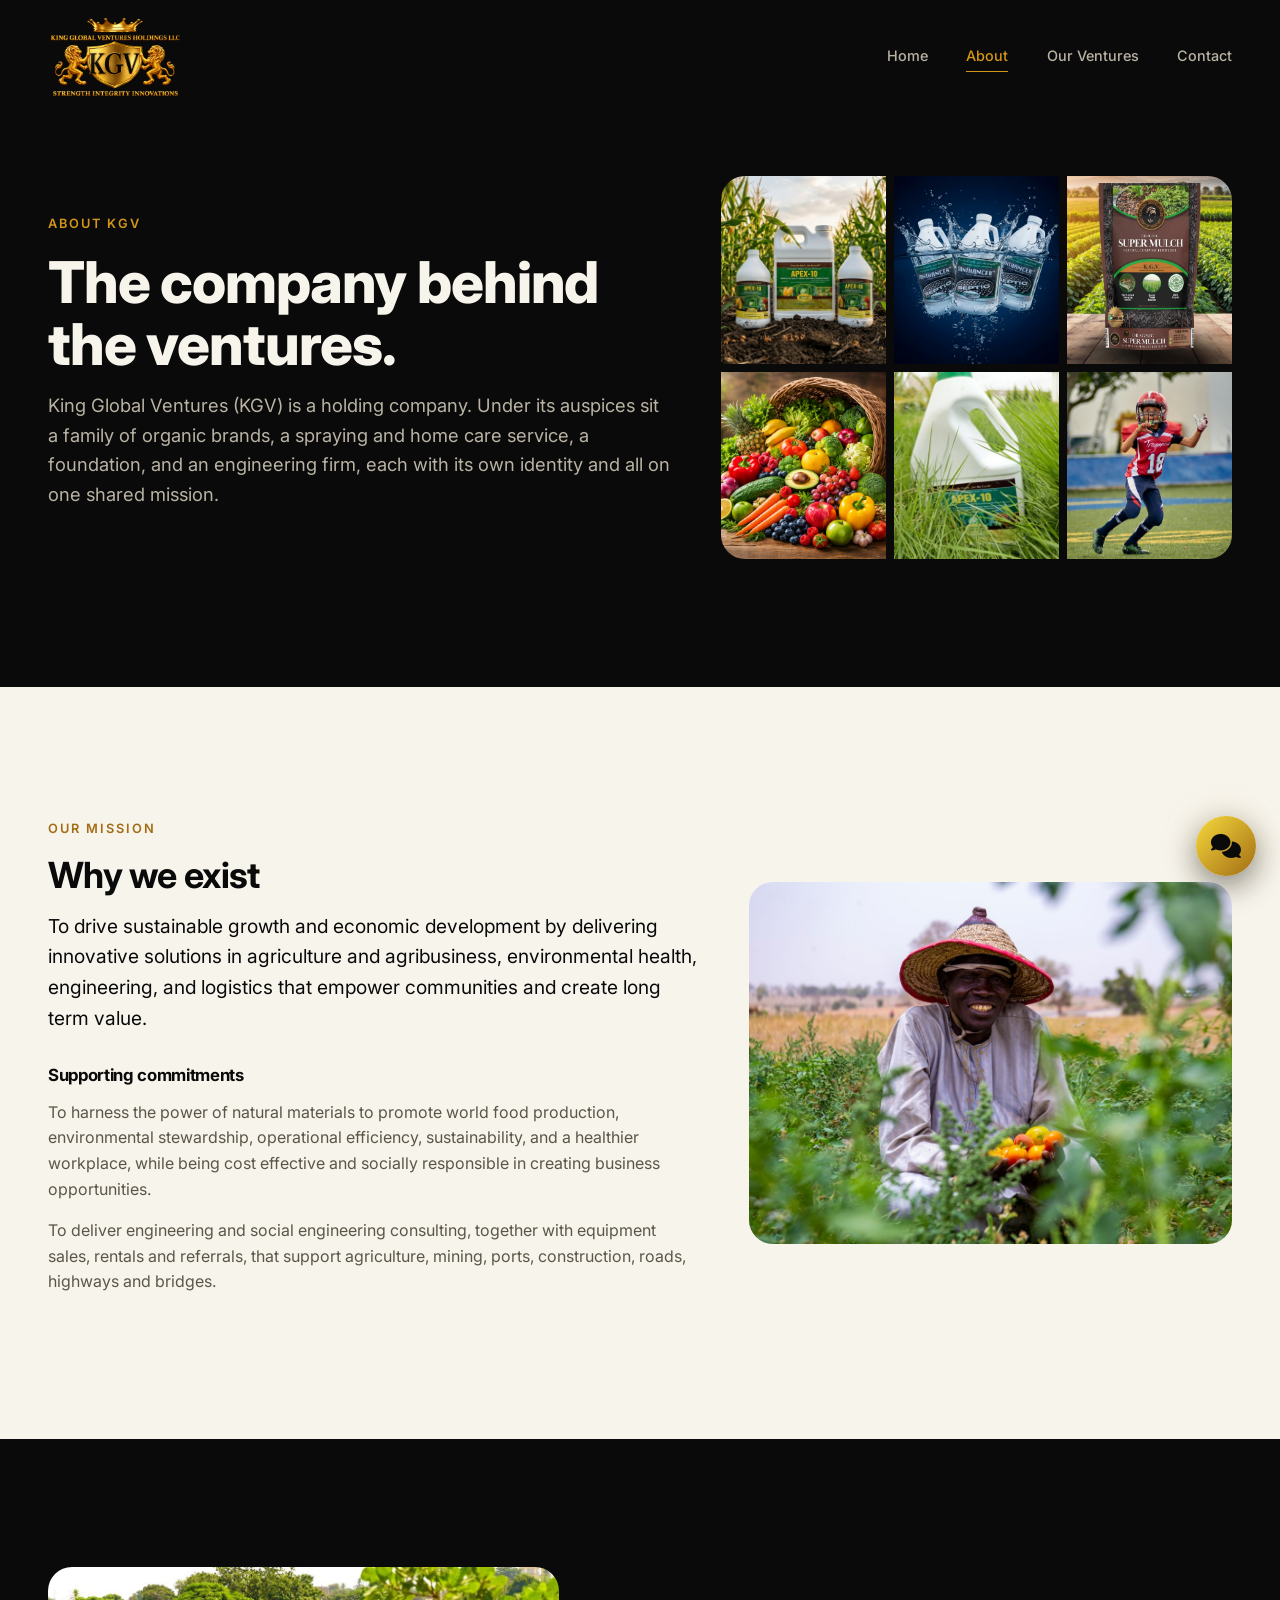
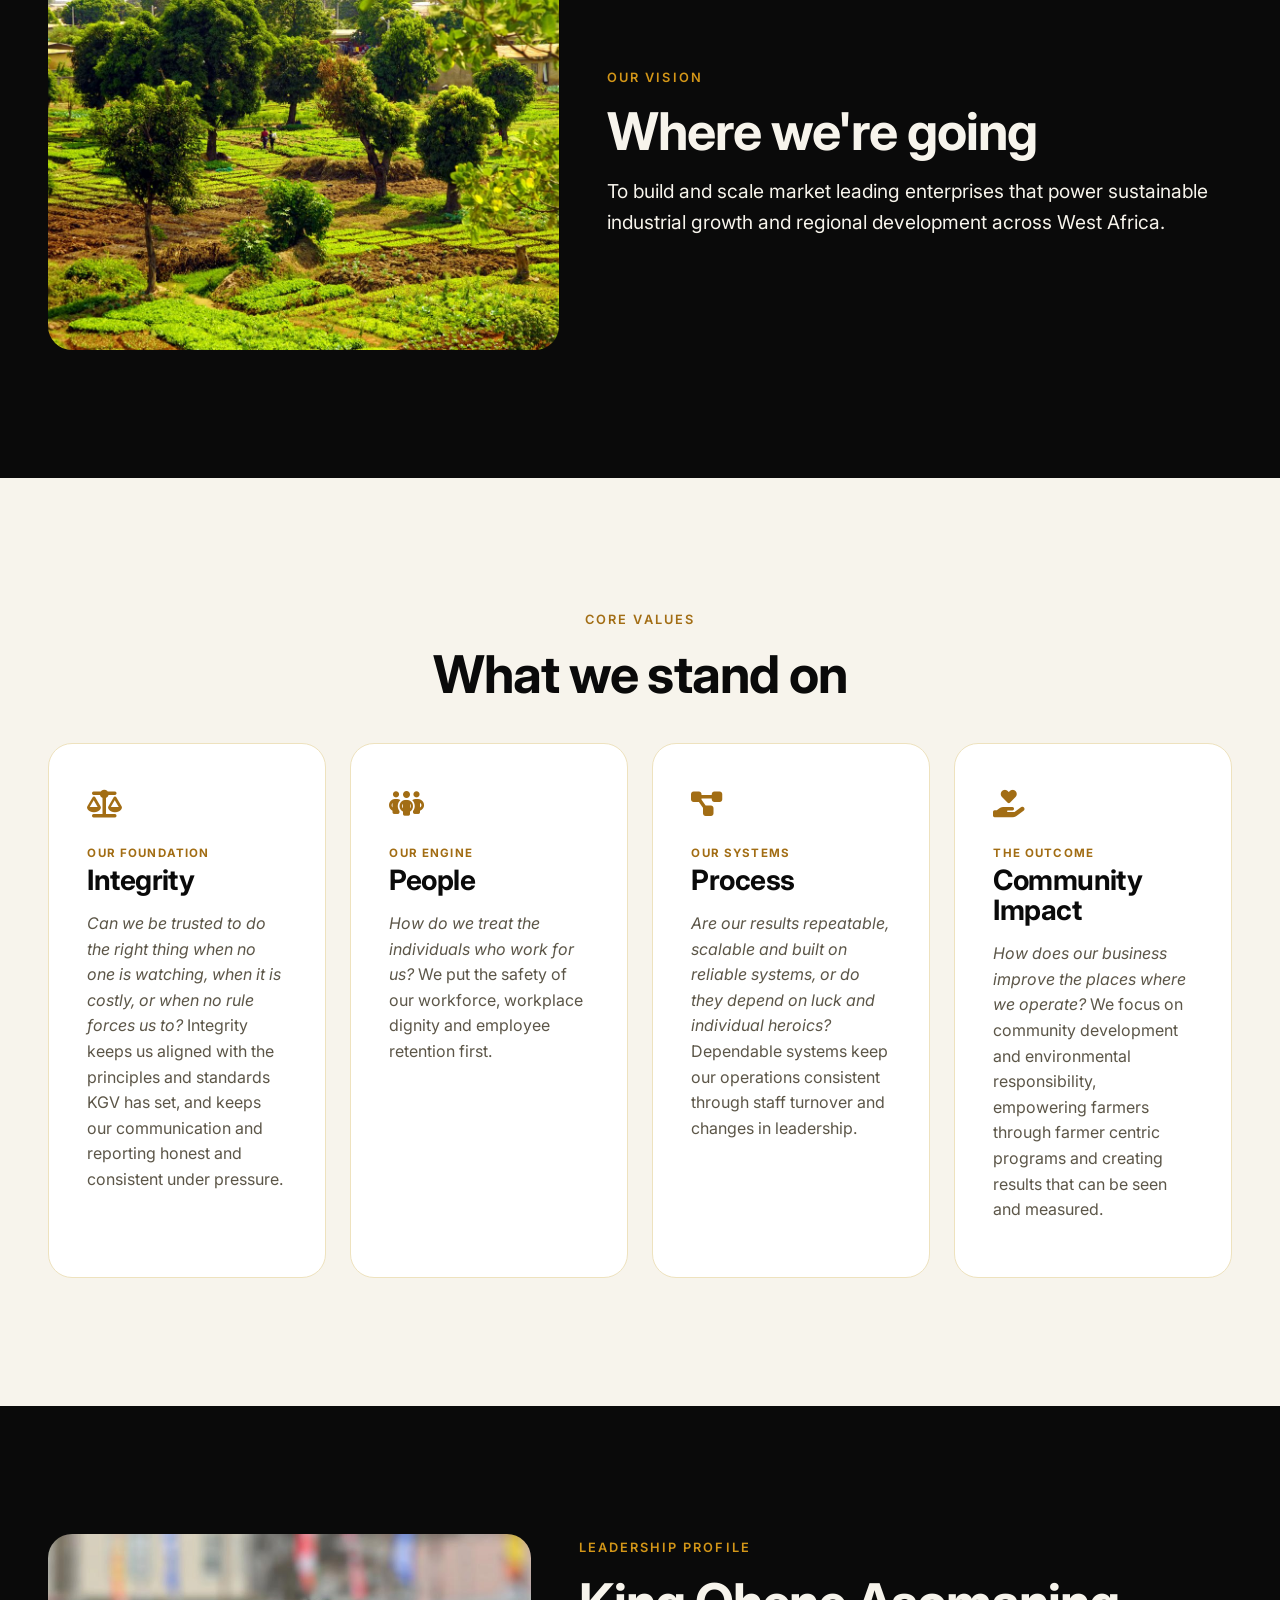
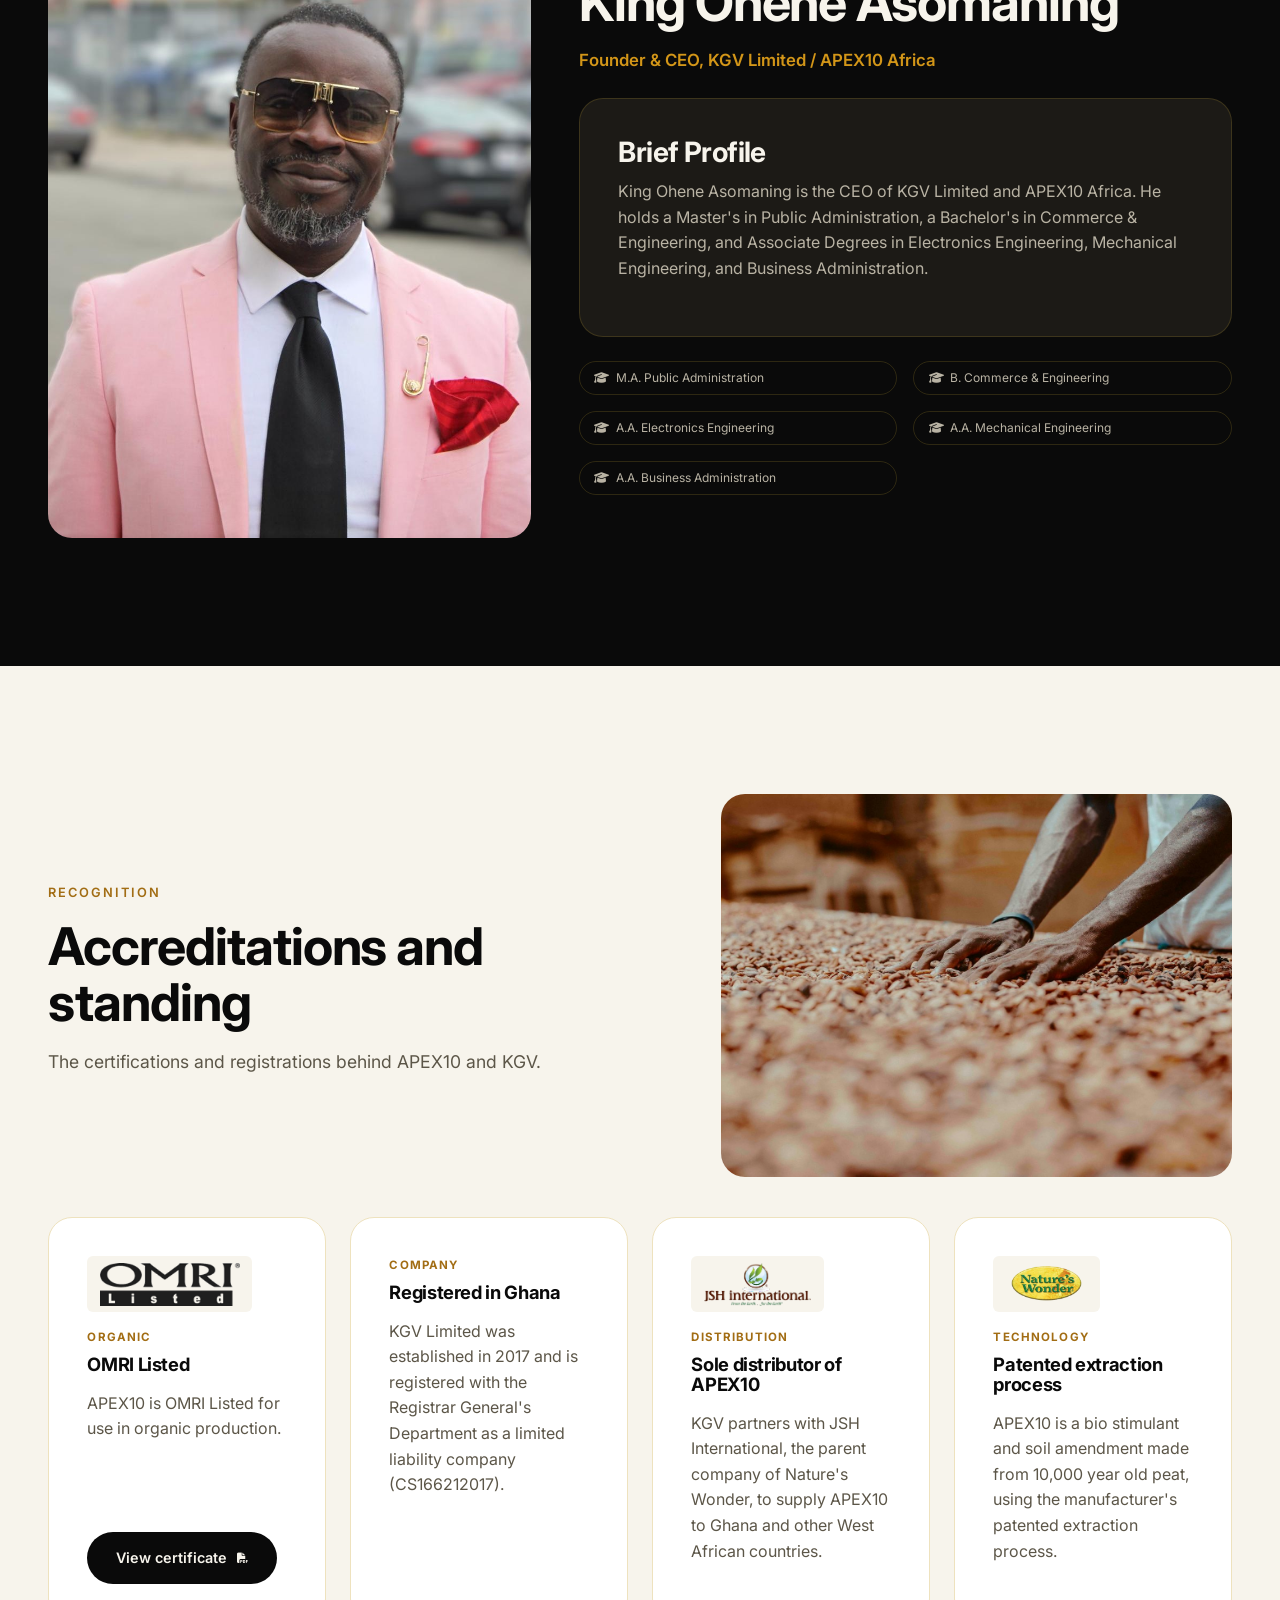
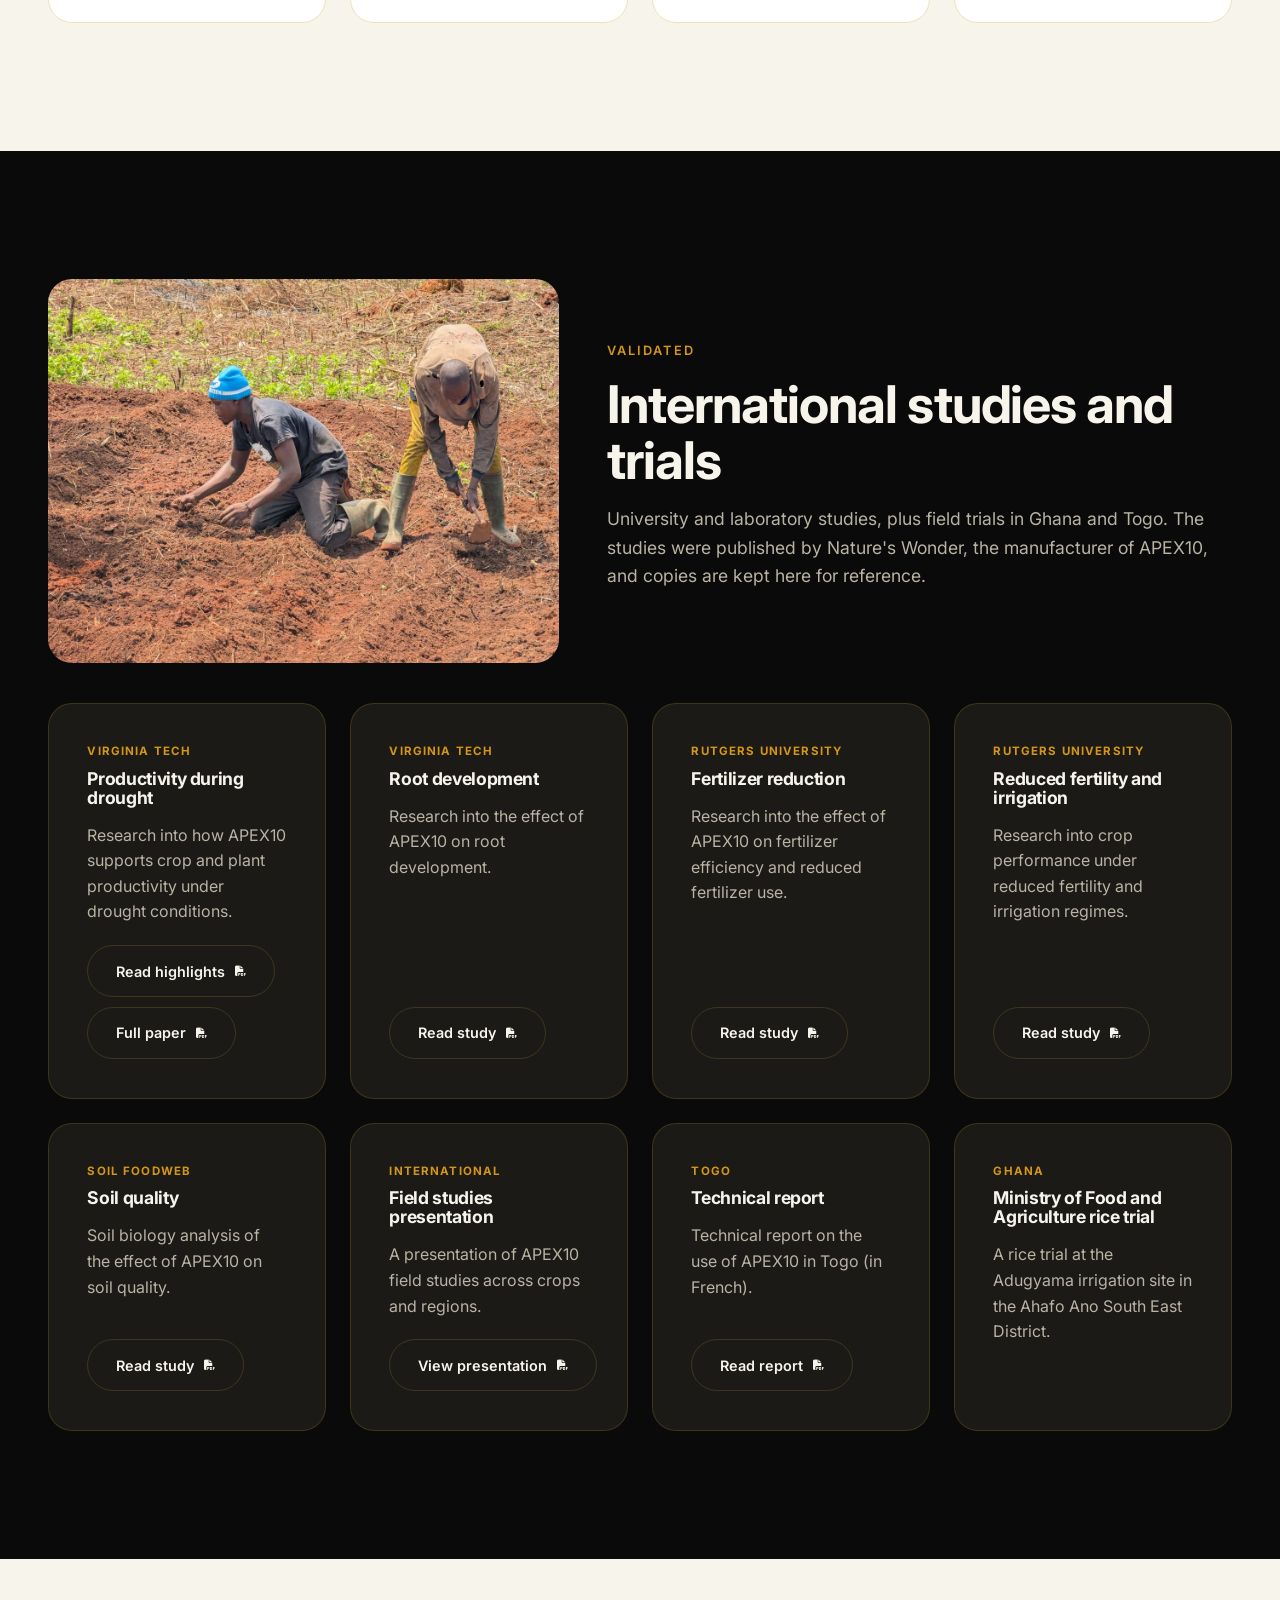
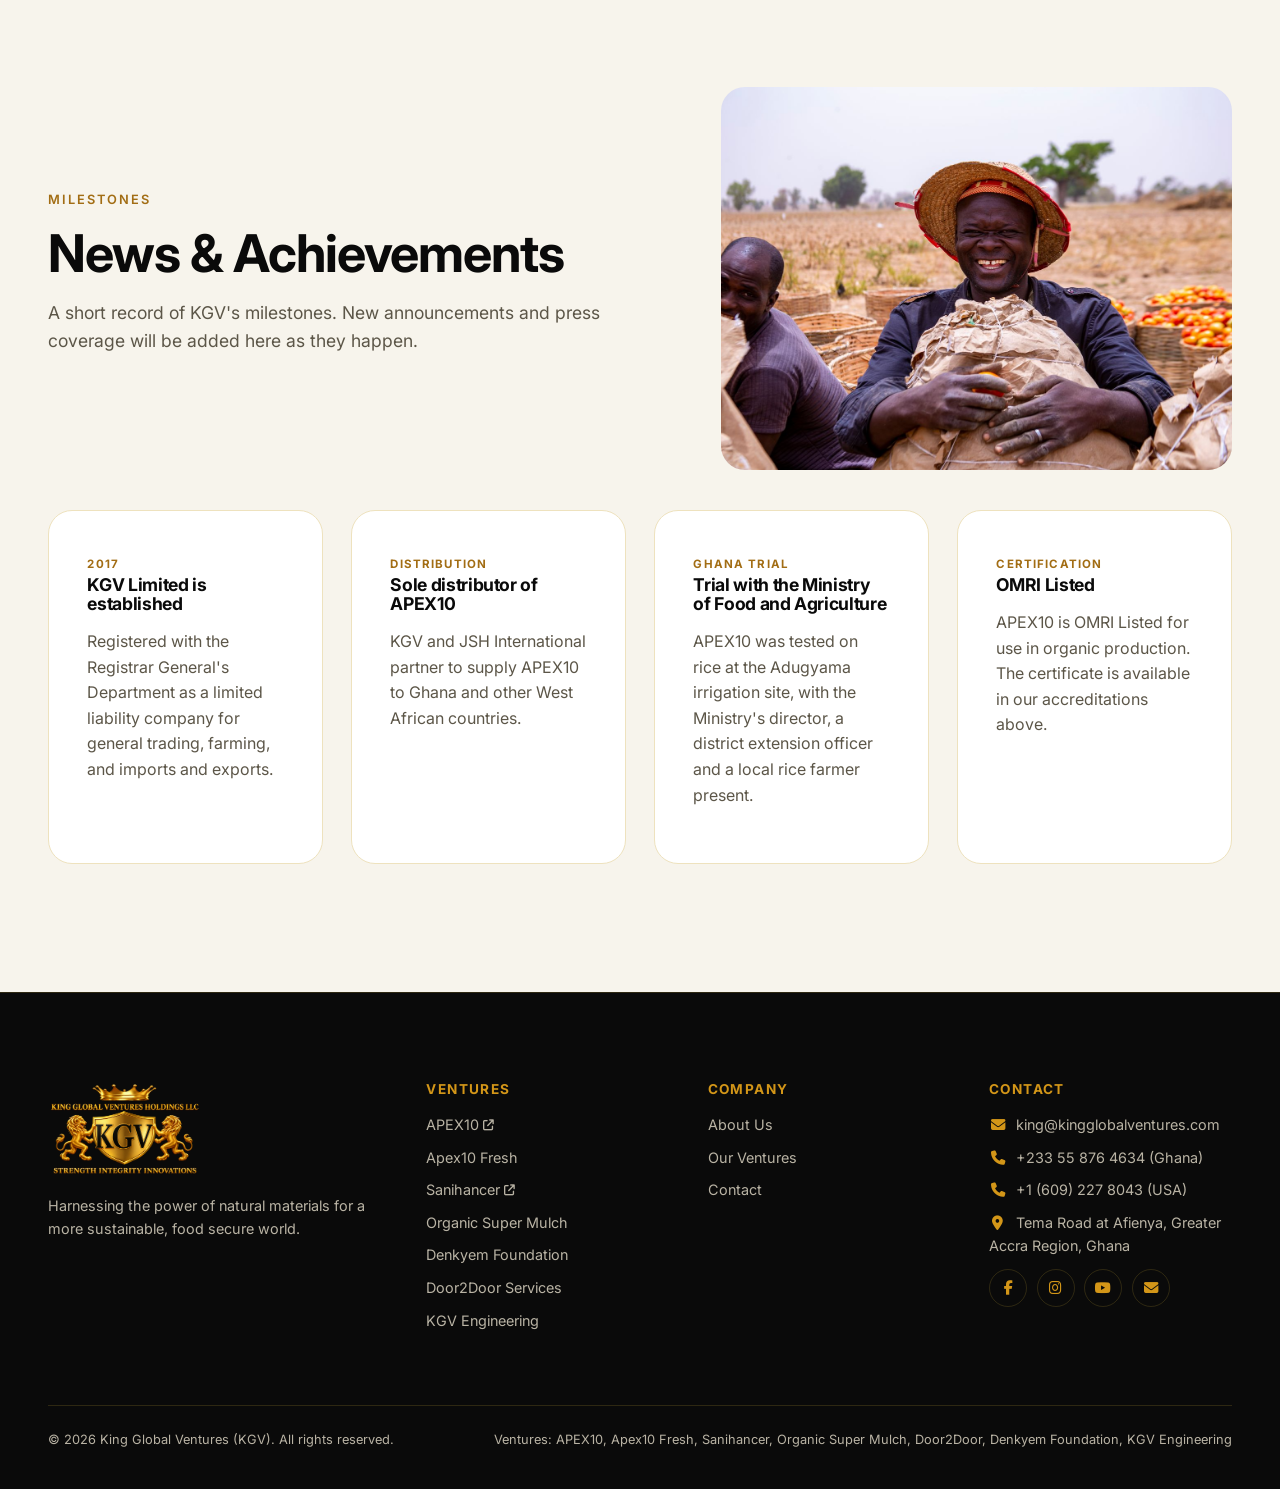
<file: about.html>
<!DOCTYPE html>
<html lang="en">
<head>
<meta charset="UTF-8">
<meta name="viewport" content="width=device-width, initial-scale=1.0">
<title>About | KGV | King Global Ventures</title>
<meta name="description" content="Learn about King Global Ventures, its mission, leadership, and international accreditations.">

<link rel="preconnect" href="https://fonts.googleapis.com">
<link rel="preconnect" href="https://fonts.gstatic.com" crossorigin>
<link href="https://fonts.googleapis.com/css2?family=Inter:wght@400;500;600;700;800&display=swap" rel="stylesheet">

<link rel="stylesheet" href="css/variables.css">
<link rel="stylesheet" href="css/base.css">
<link rel="stylesheet" href="css/components.css">
<link rel="stylesheet" href="css/animations.css">
<link rel="stylesheet" href="https://cdnjs.cloudflare.com/ajax/libs/font-awesome/6.5.2/css/all.min.css">
</head>
<body data-page="about">

<!-- ===================== NAVBAR ===================== -->
<header class="navbar is-scrolled">
  <div class="container navbar__inner">
    <a href="index.html" class="navbar__logo">
      <img src="images/logo/kgv-logo-full.png" alt="KGV, King Global Ventures Holdings LLC" class="navbar__logo-img">
    </a>
    <nav class="navbar__links">
      <a href="index.html" data-page="home">Home</a>
      <a href="about.html" data-page="about">About</a>
      <a href="services.html" data-page="services">Our Ventures</a>
      <a href="contact.html" data-page="contact">Contact</a>
    </nav>
    <button class="navbar__toggle" aria-label="Toggle menu" aria-expanded="false">
      <i class="fa-solid fa-bars"></i>
    </button>
  </div>
</header>

<!-- ===================== PAGE HEADER ===================== -->
<section class="section" style="padding-top:calc(var(--space-3xl) + 3rem);">
  <div class="container split-grid" style="--split-ratio:1.1fr 0.9fr; --split-gap:3rem;">
    <div class="reveal">
      <p class="eyebrow">About KGV</p>
      <h1 style="font-size:clamp(2.25rem,4.6vw,3.6rem);">The company behind the ventures.</h1>
      <p style="font-size:1.15rem;">King Global Ventures (KGV) is a holding company. Under its auspices sit a family of organic brands, a spraying and home care service, a foundation, and an engineering firm, each with its own identity and all on one shared mission.</p>
    </div>
    <div class="reveal brand-mosaic">
      <img src="images/products/apex-10.jpg" alt="APEX10 organic fertilizer">
      <img src="images/products/sanihancer.jpg" alt="Sanihancer septic and poultry care">
      <img src="images/products/organic-super-mulch.jpeg" alt="Organic Super Mulch">
      <img src="images/products/apex10-fresh.png" alt="Apex10 Fresh produce">
      <img src="images/products/door2door-services.jpg" alt="Door2Door Services spraying and home care">
      <img src="images/products/denkyem-foundation.jpg" alt="Denkyem Foundation" style="object-position:center 25%;">
    </div>
  </div>
</section>

<!-- ===================== MISSION ===================== -->
<section class="section section-light" id="mission">
  <div class="container">
   <div class="split-grid" style="--split-ratio:1.15fr 0.85fr; --split-gap:3rem;">
    <div class="reveal">
      <p class="eyebrow">Our Mission</p>
      <h2 style="font-size:2.25rem;">Why we exist</h2>
      <p style="font-size:1.2rem; color:var(--color-black);">To drive sustainable growth and economic development by delivering innovative solutions in agriculture and agribusiness, environmental health, engineering, and logistics that empower communities and create long term value.</p>

      <h3 style="font-size:1.05rem; margin-top:2rem;">Supporting commitments</h3>
      <p>To harness the power of natural materials to promote world food production, environmental stewardship, operational efficiency, sustainability, and a healthier workplace, while being cost effective and socially responsible in creating business opportunities.</p>
      <p>To deliver engineering and social engineering consulting, together with equipment sales, rentals and referrals, that support agriculture, mining, ports, construction, roads, highways and bridges.</p>
    </div>
    <div class="reveal venture-media">
      <img src="images/about/farmer.jpg" alt="Smiling farmer in his field in Nigeria">
    </div>
   </div>
  </div>
</section>

<!-- ===================== VISION ===================== -->
<section class="section" id="vision">
  <div class="container">
    <div class="split-grid" style="--split-ratio:0.9fr 1.1fr; --split-gap:3rem;">
      <div class="reveal venture-media">
        <img src="images/about/vision-farmland-trees.jpg" alt="Vegetable plots growing between shade trees beside a village in Burkina Faso">
      </div>
      <div class="reveal">
        <p class="eyebrow">Our Vision</p>
        <h2>Where we're going</h2>
        <p style="font-size:1.2rem; color:var(--text-primary);">To build and scale market leading enterprises that power sustainable industrial growth and regional development across West Africa.</p>
      </div>
    </div>
  </div>
</section>

<!-- ===================== CORE VALUES ===================== -->
<section class="section section-light" id="values">
  <div class="container">
    <div class="reveal text-center" style="max-width:640px; margin-inline:auto;">
      <p class="eyebrow" style="justify-content:center;">Core Values</p>
      <h2>What we stand on</h2>
    </div>

    <div class="reveal-stagger" style="display:grid; grid-template-columns:repeat(auto-fit,minmax(240px,1fr)); gap:1.5rem; margin-top:2.5rem;">
      <div class="card reveal" style="background:var(--color-white); border-color:#eee2be;">
        <div style="font-size:1.75rem; color:var(--accent); margin-bottom:0.75rem;"><i class="fa-solid fa-scale-balanced"></i></div>
        <span class="card-product__tag">Our foundation</span>
        <h3>Integrity</h3>
        <p><em>Can we be trusted to do the right thing when no one is watching, when it is costly, or when no rule forces us to?</em> Integrity keeps us aligned with the principles and standards KGV has set, and keeps our communication and reporting honest and consistent under pressure.</p>
      </div>
      <div class="card reveal" style="background:var(--color-white); border-color:#eee2be;">
        <div style="font-size:1.75rem; color:var(--accent); margin-bottom:0.75rem;"><i class="fa-solid fa-people-group"></i></div>
        <span class="card-product__tag">Our engine</span>
        <h3>People</h3>
        <p><em>How do we treat the individuals who work for us?</em> We put the safety of our workforce, workplace dignity and employee retention first.</p>
      </div>
      <div class="card reveal" style="background:var(--color-white); border-color:#eee2be;">
        <div style="font-size:1.75rem; color:var(--accent); margin-bottom:0.75rem;"><i class="fa-solid fa-diagram-project"></i></div>
        <span class="card-product__tag">Our systems</span>
        <h3>Process</h3>
        <p><em>Are our results repeatable, scalable and built on reliable systems, or do they depend on luck and individual heroics?</em> Dependable systems keep our operations consistent through staff turnover and changes in leadership.</p>
      </div>
      <div class="card reveal" style="background:var(--color-white); border-color:#eee2be;">
        <div style="font-size:1.75rem; color:var(--accent); margin-bottom:0.75rem;"><i class="fa-solid fa-hand-holding-heart"></i></div>
        <span class="card-product__tag">The outcome</span>
        <h3>Community Impact</h3>
        <p><em>How does our business improve the places where we operate?</em> We focus on community development and environmental responsibility, empowering farmers through farmer centric programs and creating results that can be seen and measured.</p>
      </div>
    </div>
  </div>
</section>

<!-- ===================== LEADERSHIP ===================== -->
<section class="section" id="leadership">
  <div class="container split-grid" style="--split-ratio:0.85fr 1.15fr; --split-gap:3rem; --split-align:start;">
    <div class="reveal sticky-desktop">
      <div style="aspect-ratio:4/5; border-radius:var(--radius-lg); overflow:hidden;">
        <img src="images/team/king-ohene-asomaning.jpeg" alt="King Ohene Asomaning, Founder &amp; CEO of KGV" style="width:100%; height:100%; object-fit:cover; object-position:top;">
      </div>
    </div>
    <div class="reveal">
      <p class="eyebrow">Leadership Profile</p>
      <h2>King Ohene Asomaning</h2>
      <p style="color:var(--accent); font-weight:600; font-size:1.05rem;">Founder &amp; CEO, KGV Limited / APEX10 Africa</p>

      <div class="card" style="margin-top:1.5rem;">
        <h3 style="margin-bottom:0.75rem;">Brief Profile</h3>
        <p>King Ohene Asomaning is the CEO of KGV Limited and APEX10 Africa. He holds a Master's in Public Administration, a Bachelor's in Commerce &amp; Engineering, and Associate Degrees in Electronics Engineering, Mechanical Engineering, and Business Administration.</p>
      </div>

      <div style="display:grid; grid-template-columns:repeat(auto-fit,minmax(220px,1fr)); gap:1rem; margin-top:1.5rem;">
        <div class="badge"><i class="fa-solid fa-graduation-cap"></i> M.A. Public Administration</div>
        <div class="badge"><i class="fa-solid fa-graduation-cap"></i> B. Commerce &amp; Engineering</div>
        <div class="badge"><i class="fa-solid fa-graduation-cap"></i> A.A. Electronics Engineering</div>
        <div class="badge"><i class="fa-solid fa-graduation-cap"></i> A.A. Mechanical Engineering</div>
        <div class="badge"><i class="fa-solid fa-graduation-cap"></i> A.A. Business Administration</div>
      </div>
    </div>
  </div>
</section>

<!-- ===================== ACCREDITATIONS ===================== -->
<section class="section section-light" id="accreditations">
  <div class="container">
    <div class="split-grid" style="--split-ratio:1.1fr 0.9fr; --split-gap:3rem;">
      <div class="reveal">
        <p class="eyebrow">Recognition</p>
        <h2>Accreditations and standing</h2>
        <p style="font-size:1.1rem;">The certifications and registrations behind APEX10 and KGV.</p>
      </div>
      <div class="reveal venture-media">
        <img src="images/about/accreditation-ghana-cocoa.jpg" alt="Farmer's hands sorting freshly dried cocoa beans in Ghana">
      </div>
    </div>
    <div class="reveal-stagger" style="display:grid; grid-template-columns:repeat(auto-fit,minmax(240px,1fr)); gap:1.5rem; margin-top:2.5rem;">
      <div class="card card-col reveal" style="background:var(--color-white); border-color:#eee2be;">
        <div class="logo-badge"><img src="images/logo/partner-omri-listed.png" alt="OMRI Listed"></div>
        <span class="card-product__tag">Organic</span>
        <h3 style="font-size:1.15rem;">OMRI Listed</h3>
        <p>APEX10 is OMRI Listed for use in organic production.</p>
        <a href="docs/omri-certificate-apex10.pdf" target="_blank" rel="noopener" class="btn btn-dark">View certificate <i class="fa-solid fa-file-pdf fa-xs"></i></a>
      </div>
      <div class="card card-col reveal" style="background:var(--color-white); border-color:#eee2be;">
        <span class="card-product__tag">Company</span>
        <h3 style="font-size:1.15rem;">Registered in Ghana</h3>
        <p>KGV Limited was established in 2017 and is registered with the Registrar General's Department as a limited liability company (CS166212017).</p>
      </div>
      <div class="card card-col reveal" style="background:var(--color-white); border-color:#eee2be;">
        <div class="logo-badge"><img src="images/logo/partner-jsh-international.png" alt="JSH International"></div>
        <span class="card-product__tag">Distribution</span>
        <h3 style="font-size:1.15rem;">Sole distributor of APEX10</h3>
        <p>KGV partners with JSH International, the parent company of Nature's Wonder, to supply APEX10 to Ghana and other West African countries.</p>
      </div>
      <div class="card card-col reveal" style="background:var(--color-white); border-color:#eee2be;">
        <div class="logo-badge"><img src="images/logo/partner-natures-wonder.png" alt="Nature's Wonder"></div>
        <span class="card-product__tag">Technology</span>
        <h3 style="font-size:1.15rem;">Patented extraction process</h3>
        <p>APEX10 is a bio stimulant and soil amendment made from 10,000 year old peat, using the manufacturer's patented extraction process.</p>
      </div>
    </div>
  </div>
</section>

<!-- ===================== TEST RESULTS ===================== -->
<section class="section" id="testing">
  <div class="container">
    <div class="split-grid" style="--split-ratio:0.9fr 1.1fr; --split-gap:3rem;">
      <div class="reveal venture-media">
        <img src="images/about/field-trials.jpg" alt="African farmers working the soil in a field trial plot">
      </div>
      <div class="reveal">
        <p class="eyebrow">Validated</p>
        <h2>International studies and trials</h2>
        <p style="font-size:1.1rem;">University and laboratory studies, plus field trials in Ghana and Togo. The studies were published by Nature's Wonder, the manufacturer of APEX10, and copies are kept here for reference.</p>
      </div>
    </div>
    <div class="reveal-stagger" style="display:grid; grid-template-columns:repeat(auto-fit,minmax(260px,1fr)); gap:1.5rem; margin-top:2.5rem;">
      <div class="card card-col reveal">
        <span class="card-product__tag">Virginia Tech</span>
        <h3 style="font-size:1.1rem;">Productivity during drought</h3>
        <p>Research into how APEX10 supports crop and plant productivity under drought conditions.</p>
        <div class="btn-row">
          <a href="docs/study-virginia-tech-drought-highlights.pdf" target="_blank" rel="noopener" class="btn btn-outline">Read highlights <i class="fa-solid fa-file-pdf fa-xs"></i></a>
          <a href="docs/study-virginia-tech-drought-full.pdf" target="_blank" rel="noopener" class="btn btn-outline">Full paper <i class="fa-solid fa-file-pdf fa-xs"></i></a>
        </div>
      </div>
      <div class="card card-col reveal">
        <span class="card-product__tag">Virginia Tech</span>
        <h3 style="font-size:1.1rem;">Root development</h3>
        <p>Research into the effect of APEX10 on root development.</p>
        <a href="docs/study-virginia-tech-root-development.pdf" target="_blank" rel="noopener" class="btn btn-outline">Read study <i class="fa-solid fa-file-pdf fa-xs"></i></a>
      </div>
      <div class="card card-col reveal">
        <span class="card-product__tag">Rutgers University</span>
        <h3 style="font-size:1.1rem;">Fertilizer reduction</h3>
        <p>Research into the effect of APEX10 on fertilizer efficiency and reduced fertilizer use.</p>
        <a href="docs/study-rutgers-fertilizer-reduction.pdf" target="_blank" rel="noopener" class="btn btn-outline">Read study <i class="fa-solid fa-file-pdf fa-xs"></i></a>
      </div>
      <div class="card card-col reveal">
        <span class="card-product__tag">Rutgers University</span>
        <h3 style="font-size:1.1rem;">Reduced fertility and irrigation</h3>
        <p>Research into crop performance under reduced fertility and irrigation regimes.</p>
        <a href="docs/study-rutgers-reduced-fertility-irrigation.pdf" target="_blank" rel="noopener" class="btn btn-outline">Read study <i class="fa-solid fa-file-pdf fa-xs"></i></a>
      </div>
      <div class="card card-col reveal">
        <span class="card-product__tag">Soil Foodweb</span>
        <h3 style="font-size:1.1rem;">Soil quality</h3>
        <p>Soil biology analysis of the effect of APEX10 on soil quality.</p>
        <a href="docs/study-soil-foodweb-soil-quality.pdf" target="_blank" rel="noopener" class="btn btn-outline">Read study <i class="fa-solid fa-file-pdf fa-xs"></i></a>
      </div>
      <div class="card card-col reveal">
        <span class="card-product__tag">International</span>
        <h3 style="font-size:1.1rem;">Field studies presentation</h3>
        <p>A presentation of APEX10 field studies across crops and regions.</p>
        <a href="docs/field-studies-presentation.pdf" target="_blank" rel="noopener" class="btn btn-outline">View presentation <i class="fa-solid fa-file-pdf fa-xs"></i></a>
      </div>
      <div class="card card-col reveal">
        <span class="card-product__tag">Togo</span>
        <h3 style="font-size:1.1rem;">Technical report</h3>
        <p>Technical report on the use of APEX10 in Togo (in French).</p>
        <a href="docs/technical-report-togo.pdf" target="_blank" rel="noopener" class="btn btn-outline">Read report <i class="fa-solid fa-file-pdf fa-xs"></i></a>
      </div>
      <div class="card card-col reveal">
        <span class="card-product__tag">Ghana</span>
        <h3 style="font-size:1.1rem;">Ministry of Food and Agriculture rice trial</h3>
        <p>A rice trial at the Adugyama irrigation site in the Ahafo Ano South East District.</p>
      </div>
    </div>
  </div>
</section>

<!-- ===================== NEWS & ACHIEVEMENTS ===================== -->
<section class="section section-light" id="news">
  <div class="container">
    <div class="split-grid" style="--split-ratio:1.1fr 0.9fr; --split-gap:3rem;">
      <div class="reveal">
        <p class="eyebrow">Milestones</p>
        <h2>News &amp; Achievements</h2>
        <p style="font-size:1.1rem;">A short record of KGV's milestones. New announcements and press coverage will be added here as they happen.</p>
      </div>
      <div class="reveal venture-media">
        <img src="images/about/milestones-harvest.jpg" alt="Smiling African farmers with a tomato harvest in a Nigerian field">
      </div>
    </div>
    <div class="reveal-stagger" style="display:grid; grid-template-columns:repeat(auto-fit,minmax(260px,1fr)); gap:1.75rem; margin-top:2.5rem;">
      <div class="card reveal" style="background:var(--color-white); border-color:#eee2be;">
        <span class="card-product__tag">2017</span>
        <h3 style="font-size:1.1rem; color:var(--color-black);">KGV Limited is established</h3>
        <p style="color:#5c5648;">Registered with the Registrar General's Department as a limited liability company for general trading, farming, and imports and exports.</p>
      </div>
      <div class="card reveal" style="background:var(--color-white); border-color:#eee2be;">
        <span class="card-product__tag">Distribution</span>
        <h3 style="font-size:1.1rem; color:var(--color-black);">Sole distributor of APEX10</h3>
        <p style="color:#5c5648;">KGV and JSH International partner to supply APEX10 to Ghana and other West African countries.</p>
      </div>
      <div class="card reveal" style="background:var(--color-white); border-color:#eee2be;">
        <span class="card-product__tag">Ghana trial</span>
        <h3 style="font-size:1.1rem; color:var(--color-black);">Trial with the Ministry of Food and Agriculture</h3>
        <p style="color:#5c5648;">APEX10 was tested on rice at the Adugyama irrigation site, with the Ministry's director, a district extension officer and a local rice farmer present.</p>
      </div>
      <div class="card reveal" style="background:var(--color-white); border-color:#eee2be;">
        <span class="card-product__tag">Certification</span>
        <h3 style="font-size:1.1rem; color:var(--color-black);">OMRI Listed</h3>
        <p style="color:#5c5648;">APEX10 is OMRI Listed for use in organic production. The certificate is available in our accreditations above.</p>
      </div>
    </div>
  </div>
</section>

<!-- ===================== FOOTER ===================== -->
<footer class="footer">
  <div class="container">
    <div class="footer__grid">
      <div class="footer__col">
        <img src="images/logo/kgv-logo-full.png" alt="KGV, King Global Ventures Holdings LLC" class="footer__logo-img">
        <p>Harnessing the power of natural materials for a more sustainable, food secure world.</p>
      </div>
      <div class="footer__col">
        <h4>Ventures</h4>
        <a href="https://apex10africa.com/" target="_blank" rel="noopener">APEX10 <i class="fa-solid fa-arrow-up-right-from-square fa-xs"></i></a>
        <a href="services.html">Apex10 Fresh</a>
        <a href="https://sanihancer.net/" target="_blank" rel="noopener">Sanihancer <i class="fa-solid fa-arrow-up-right-from-square fa-xs"></i></a>
        <a href="services.html">Organic Super Mulch</a>
        <a href="services.html">Denkyem Foundation</a>
        <a href="services.html#door2door">Door2Door Services</a>
        <a href="services.html#kgv-engineering">KGV Engineering</a>
      </div>
      <div class="footer__col">
        <h4>Company</h4>
        <a href="about.html">About Us</a>
        <a href="services.html">Our Ventures</a>
        <a href="contact.html">Contact</a>
      </div>
      <div class="footer__col">
        <h4>Contact</h4>
        <a href="mailto:king@kingglobalventures.com" class="contact-line"><i class="fa-solid fa-envelope"></i> king@kingglobalventures.com</a>
        <a href="tel:+233558764634" class="contact-line"><i class="fa-solid fa-phone"></i> +233 55 876 4634 (Ghana)</a>
        <a href="tel:+16092278043" class="contact-line"><i class="fa-solid fa-phone"></i> +1 (609) 227 8043 (USA)</a>
        <p><i class="fa-solid fa-location-dot"></i> Tema Road at Afienya, Greater Accra Region, Ghana</p>
        <div class="social-row"><a href="https://web.facebook.com/share/g/1CZ27jsXUj/" target="_blank" rel="noopener" aria-label="KGV on Facebook"><i class="fa-brands fa-facebook-f"></i></a><a href="https://www.instagram.com/apex10_africa/" target="_blank" rel="noopener" aria-label="APEX10 Africa on Instagram"><i class="fa-brands fa-instagram"></i></a><a href="https://www.youtube.com/channel/UCm8UO78SeTlbEf4gYSv48Wg" target="_blank" rel="noopener" aria-label="KGV on YouTube"><i class="fa-brands fa-youtube"></i></a><a href="mailto:king@kingglobalventures.com" aria-label="Email king@kingglobalventures.com"><i class="fa-solid fa-envelope"></i></a></div>
      </div>
    </div>
    <div class="footer__bottom">
      <span>&copy; <span data-year></span> King Global Ventures (KGV). All rights reserved.</span>
      <span>Ventures: APEX10, Apex10 Fresh, Sanihancer, Organic Super Mulch, Door2Door, Denkyem Foundation, KGV Engineering</span>
    </div>
  </div>
</footer>

<button class="chatbot-launcher" id="chatbotLauncher" aria-label="Open chat" aria-expanded="false">
  <i class="fa-solid fa-comments"></i>
</button>
<div class="chatbot-window" id="chatbotWindow">
  <div class="chatbot-window__header">
    <strong>KGV Assistant</strong>
    <button class="chatbot-window__close" id="chatbotClose" aria-label="Close chat"><i class="fa-solid fa-xmark"></i></button>
  </div>
  <div class="chatbot-window__body" id="chatbotBody"></div>
  <div class="chatbot-window__footer">Guided contact routing. No AI, no data leaves this page.</div>
</div>

<script src="js/main.js"></script>
<script src="js/chatbot.js"></script>
</body>
</html>
</file>
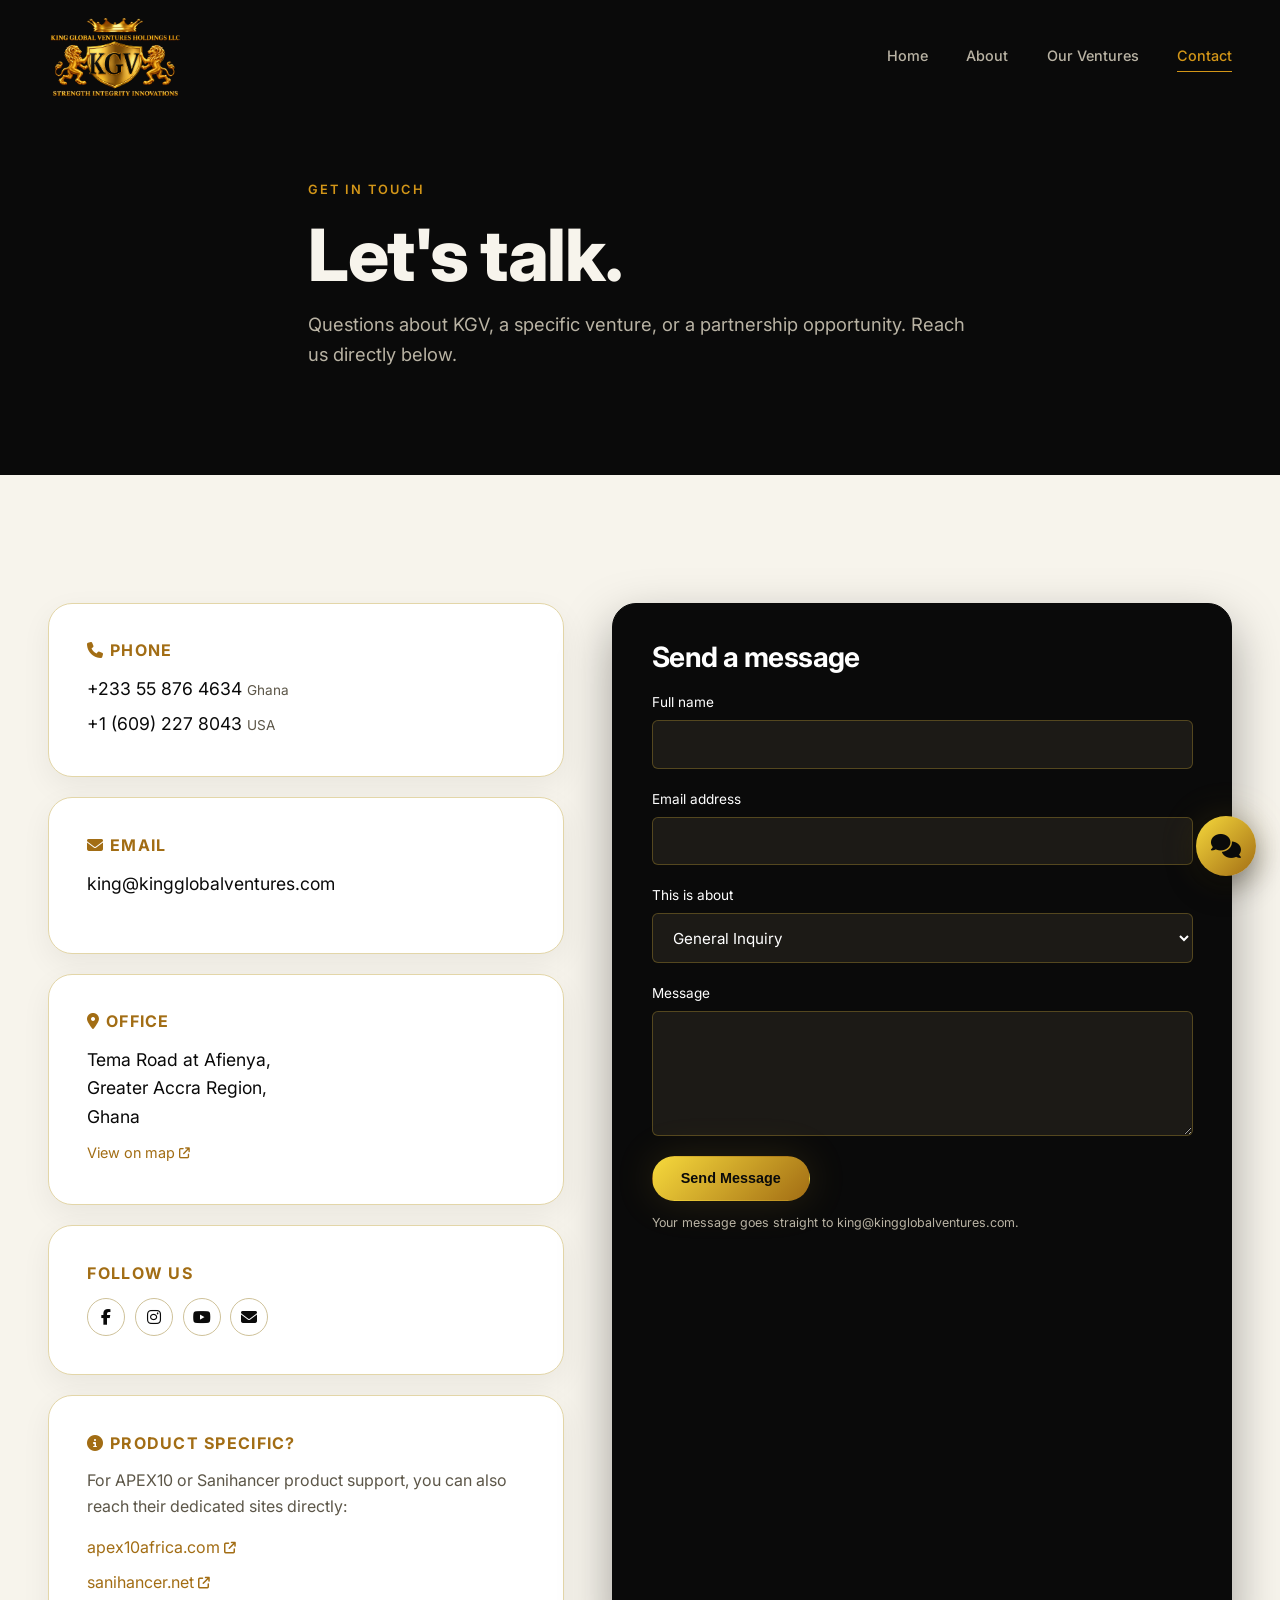
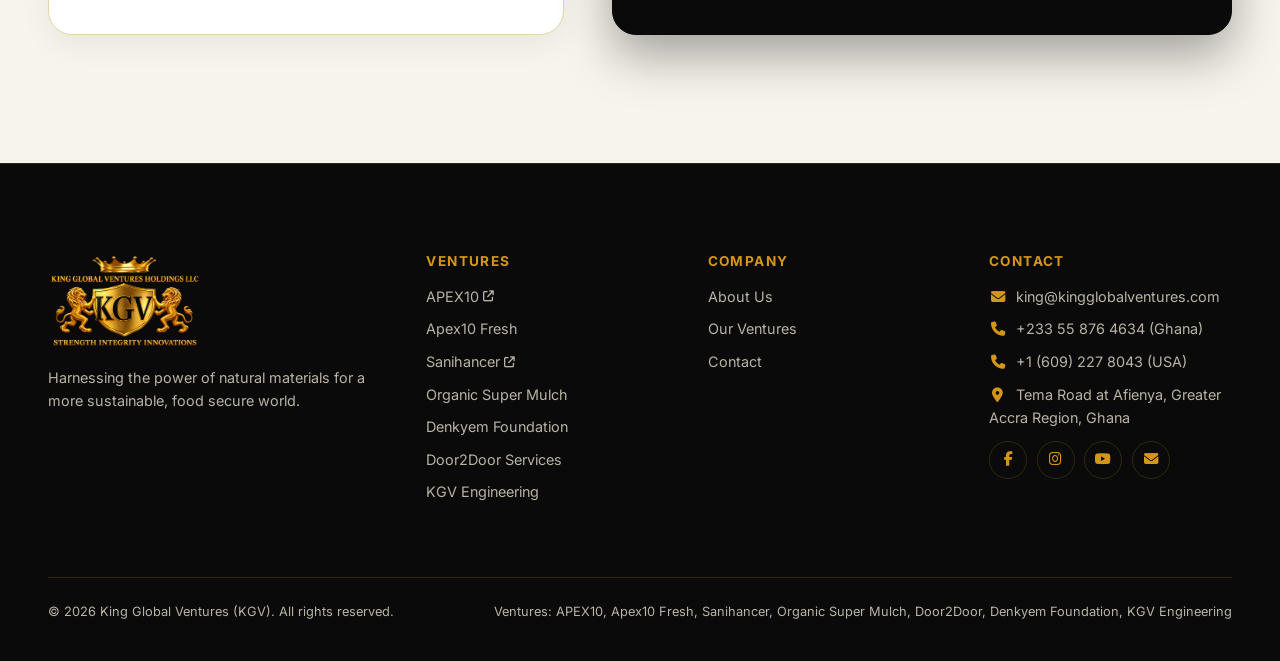
<file: contact.html>
<!DOCTYPE html>
<html lang="en">
<head>
<meta charset="UTF-8">
<meta name="viewport" content="width=device-width, initial-scale=1.0">
<title>Contact | KGV | King Global Ventures</title>
<meta name="description" content="Get in touch with King Global Ventures (KGV).">

<link rel="preconnect" href="https://fonts.googleapis.com">
<link rel="preconnect" href="https://fonts.gstatic.com" crossorigin>
<link href="https://fonts.googleapis.com/css2?family=Inter:wght@400;500;600;700;800&display=swap" rel="stylesheet">

<link rel="stylesheet" href="css/variables.css">
<link rel="stylesheet" href="css/base.css">
<link rel="stylesheet" href="css/components.css">
<link rel="stylesheet" href="css/animations.css">
<link rel="stylesheet" href="https://cdnjs.cloudflare.com/ajax/libs/font-awesome/6.5.2/css/all.min.css">
<style>
  .form-field { display: flex; flex-direction: column; gap: 0.4rem; margin-bottom: 1.25rem; }
  .form-field label { font-size: 0.85rem; color: var(--text-secondary); }
  .form-field input, .form-field textarea, .form-field select {
    width: 100%;
    min-width: 0;
    max-width: 100%;
    background: var(--bg-elevated);
    border: 1px solid var(--color-line);
    border-radius: var(--radius-sm);
    padding: 0.85rem 1rem;
    color: var(--text-primary);
    font-family: var(--font-body);
    font-size: 0.95rem;
  }
  .form-field input:focus, .form-field textarea:focus, .form-field select:focus {
    outline: none; border-color: var(--accent);
  }
  .form-note {
    font-size: 0.78rem; color: var(--text-secondary);
    margin-top: 0.75rem;
  }

  /* White section: flip the dark theme tokens so cards, inputs and text read on white */
  .contact-light {
    --text-primary: var(--color-black);
    --text-secondary: #5c5648;
    --bg-elevated: #ffffff;
    --color-line: #e3d6a8;
  }
  .contact-light .card { background: #ffffff; box-shadow: 0 10px 30px rgba(10,10,10,0.06); }
  .contact-light .form-field input,
  .contact-light .form-field textarea,
  .contact-light .form-field select { border-color: #cfc29a; background: #fffdf7; }
  .contact-light .social-row a { color: var(--color-black); border-color: #cfc29a; }
  .contact-light .social-row a:hover { background: rgba(162,109,20,0.12); }
  /* The message form is a dark card on the white section, with white text */
  .contact-light .form-card {
    --text-primary: var(--color-offwhite);
    --text-secondary: var(--color-ink-muted);
    --bg-elevated: var(--color-black-elev);
    --color-line: rgba(212, 175, 55, 0.3);
    background: var(--color-black);
    border-color: var(--color-black);
    box-shadow: var(--shadow-card);
  }
  .contact-light .form-card h3 { color: #ffffff; }
  .contact-light .form-card .form-field label { color: #ffffff; }
  .contact-light .form-card .form-field input,
  .contact-light .form-card .form-field textarea,
  .contact-light .form-card .form-field select {
    background: var(--color-black-elev);
    border-color: rgba(212, 175, 55, 0.3);
    color: #ffffff;
  }
  .contact-light .form-card .form-note { color: var(--color-ink-muted); }
  .form-honey { position: absolute; left: -9999px; width: 1px; height: 1px; opacity: 0; }
  .form-status { font-size: 0.9rem; margin-top: 1rem; padding: 0.8rem 1rem; border-radius: var(--radius-sm); }
  .form-status.is-ok { background: #eaf6e7; color: #1f5a1b; border: 1px solid #bfe0b8; }
  .form-status.is-error { background: #fbeaea; color: #8a1f1f; border: 1px solid #efc0c0; }
  .form-status a { text-decoration: underline; }
</style>
</head>
<body data-page="contact">

<!-- ===================== NAVBAR ===================== -->
<header class="navbar is-scrolled">
  <div class="container navbar__inner">
    <a href="index.html" class="navbar__logo">
      <img src="images/logo/kgv-logo-full.png" alt="KGV, King Global Ventures Holdings LLC" class="navbar__logo-img">
    </a>
    <nav class="navbar__links">
      <a href="index.html" data-page="home">Home</a>
      <a href="about.html" data-page="about">About</a>
      <a href="services.html" data-page="services">Our Ventures</a>
      <a href="contact.html" data-page="contact">Contact</a>
    </nav>
    <button class="navbar__toggle" aria-label="Toggle menu" aria-expanded="false">
      <i class="fa-solid fa-bars"></i>
    </button>
  </div>
</header>

<!-- ===================== PAGE HEADER ===================== -->
<section class="section" style="padding-top:calc(var(--space-3xl) + 3rem); padding-bottom:var(--space-2xl);">
  <div class="container reveal" style="max-width:760px;">
    <p class="eyebrow">Get in Touch</p>
    <h1 style="font-size:clamp(2.5rem,6vw,4.5rem);">Let's talk.</h1>
    <p style="font-size:1.15rem;">Questions about KGV, a specific venture, or a partnership opportunity. Reach us directly below.</p>
  </div>
</section>

<!-- ===================== CONTACT GRID ===================== -->
<section class="section section-light contact-light">
  <div class="container split-grid" style="--split-ratio:1fr 1.2fr; --split-gap:3rem; --split-align:stretch;">

    <!-- Contact details -->
    <div class="reveal">
      <div class="card" style="margin-bottom:1.25rem;">
        <h3 style="font-size:1rem; color:var(--accent); text-transform:uppercase; letter-spacing:0.08em;"><i class="fa-solid fa-phone"></i> Phone</h3>
        <p style="color:var(--text-primary); font-size:1.1rem; margin-bottom:0.4rem;"><a href="tel:+233558764634" class="plain-link">+233 55 876 4634</a> <span style="color:var(--text-secondary); font-size:0.85rem;">Ghana</span></p>
        <p style="color:var(--text-primary); font-size:1.1rem; margin-bottom:0;"><a href="tel:+16092278043" class="plain-link">+1 (609) 227 8043</a> <span style="color:var(--text-secondary); font-size:0.85rem;">USA</span></p>
      </div>
      <div class="card" style="margin-bottom:1.25rem;">
        <h3 style="font-size:1rem; color:var(--accent); text-transform:uppercase; letter-spacing:0.08em;"><i class="fa-solid fa-envelope"></i> Email</h3>
        <p style="color:var(--text-primary); font-size:1.1rem; word-break:break-word;"><a href="mailto:king@kingglobalventures.com" class="plain-link">king@kingglobalventures.com</a></p>
      </div>
      <div class="card" style="margin-bottom:1.25rem;">
        <h3 style="font-size:1rem; color:var(--accent); text-transform:uppercase; letter-spacing:0.08em;"><i class="fa-solid fa-location-dot"></i> Office</h3>
        <p style="color:var(--text-primary); font-size:1.1rem; margin-bottom:0.6rem;">Tema Road at Afienya,<br>Greater Accra Region,<br>Ghana</p>
        <a href="https://www.google.com/maps/search/?api=1&query=Afienya+Tema+Road+Greater+Accra+Ghana" target="_blank" rel="noopener" style="color:var(--accent); font-size:0.9rem;">View on map <i class="fa-solid fa-arrow-up-right-from-square fa-xs"></i></a>
      </div>
      <div class="card" style="margin-bottom:1.25rem;">
        <h3 style="font-size:1rem; color:var(--accent); text-transform:uppercase; letter-spacing:0.08em;">Follow us</h3>
        <div class="social-row">
          <a href="https://web.facebook.com/share/g/1CZ27jsXUj/" target="_blank" rel="noopener" aria-label="KGV on Facebook"><i class="fa-brands fa-facebook-f"></i></a>
          <a href="https://www.instagram.com/apex10_africa/" target="_blank" rel="noopener" aria-label="APEX10 Africa on Instagram"><i class="fa-brands fa-instagram"></i></a>
          <a href="https://www.youtube.com/channel/UCm8UO78SeTlbEf4gYSv48Wg" target="_blank" rel="noopener" aria-label="KGV on YouTube"><i class="fa-brands fa-youtube"></i></a>
          <a href="mailto:king@kingglobalventures.com" aria-label="Email king@kingglobalventures.com"><i class="fa-solid fa-envelope"></i></a>
        </div>
      </div>
      <div class="card">
        <h3 style="font-size:1rem; color:var(--accent); text-transform:uppercase; letter-spacing:0.08em;"><i class="fa-solid fa-circle-info"></i> Product specific?</h3>
        <p>For APEX10 or Sanihancer product support, you can also reach their dedicated sites directly:</p>
        <div style="display:flex; flex-direction:column; gap:0.6rem; margin-top:0.5rem;">
          <a href="https://apex10africa.com/" target="_blank" rel="noopener" style="color:var(--accent);">apex10africa.com <i class="fa-solid fa-arrow-up-right-from-square fa-xs"></i></a>
          <a href="https://sanihancer.net/" target="_blank" rel="noopener" style="color:var(--accent);">sanihancer.net <i class="fa-solid fa-arrow-up-right-from-square fa-xs"></i></a>
        </div>
      </div>
    </div>

    <!-- Contact form -->
    <div class="reveal card form-card">
      <h3 style="margin-bottom:1.25rem;">Send a message</h3>
      <!-- Sent to king@kingglobalventures.com through the free FormSubmit.co service (see js/contact-form.js) -->
      <form id="contactForm" action="https://formsubmit.co/king@kingglobalventures.com" method="POST">
        <div class="form-field">
          <label for="name">Full name</label>
          <input type="text" id="name" name="name" required>
        </div>
        <div class="form-field">
          <label for="email">Email address</label>
          <input type="email" id="email" name="email" required>
        </div>
        <div class="form-field">
          <label for="topic">This is about</label>
          <select id="topic" name="topic">
            <option>General Inquiry</option>
            <option>APEX10</option>
            <option>Apex10 Fresh</option>
            <option>Sanihancer</option>
            <option>Organic Super Mulch</option>
            <option>Door2Door Services</option>
            <option>Denkyem Foundation</option>
            <option>KGV Engineering (equipment &amp; consulting)</option>
            <option>Partnership</option>
          </select>
        </div>
        <div class="form-field">
          <label for="message">Message</label>
          <textarea id="message" name="message" rows="5" required></textarea>
        </div>
        <!-- Spam trap: real visitors never see or fill this -->
        <input type="text" name="_honey" class="form-honey" tabindex="-1" autocomplete="off" aria-hidden="true">
        <input type="hidden" name="_subject" value="New message from the KGV website">
        <input type="hidden" name="_template" value="table">
        <input type="hidden" name="_captcha" value="false">
        <button type="submit" class="btn btn-gold" id="contactSubmit">Send Message</button>
        <div id="contactStatus" class="form-status" role="status" aria-live="polite" hidden></div>
        <p class="form-note">Your message goes straight to king@kingglobalventures.com.</p>
      </form>
    </div>

  </div>
</section>

<!-- ===================== FOOTER ===================== -->
<footer class="footer">
  <div class="container">
    <div class="footer__grid">
      <div class="footer__col">
        <img src="images/logo/kgv-logo-full.png" alt="KGV, King Global Ventures Holdings LLC" class="footer__logo-img">
        <p>Harnessing the power of natural materials for a more sustainable, food secure world.</p>
      </div>
      <div class="footer__col">
        <h4>Ventures</h4>
        <a href="https://apex10africa.com/" target="_blank" rel="noopener">APEX10 <i class="fa-solid fa-arrow-up-right-from-square fa-xs"></i></a>
        <a href="services.html">Apex10 Fresh</a>
        <a href="https://sanihancer.net/" target="_blank" rel="noopener">Sanihancer <i class="fa-solid fa-arrow-up-right-from-square fa-xs"></i></a>
        <a href="services.html">Organic Super Mulch</a>
        <a href="services.html">Denkyem Foundation</a>
        <a href="services.html#door2door">Door2Door Services</a>
        <a href="services.html#kgv-engineering">KGV Engineering</a>
      </div>
      <div class="footer__col">
        <h4>Company</h4>
        <a href="about.html">About Us</a>
        <a href="services.html">Our Ventures</a>
        <a href="contact.html">Contact</a>
      </div>
      <div class="footer__col">
        <h4>Contact</h4>
        <a href="mailto:king@kingglobalventures.com" class="contact-line"><i class="fa-solid fa-envelope"></i> king@kingglobalventures.com</a>
        <a href="tel:+233558764634" class="contact-line"><i class="fa-solid fa-phone"></i> +233 55 876 4634 (Ghana)</a>
        <a href="tel:+16092278043" class="contact-line"><i class="fa-solid fa-phone"></i> +1 (609) 227 8043 (USA)</a>
        <p><i class="fa-solid fa-location-dot"></i> Tema Road at Afienya, Greater Accra Region, Ghana</p>
        <div class="social-row"><a href="https://web.facebook.com/share/g/1CZ27jsXUj/" target="_blank" rel="noopener" aria-label="KGV on Facebook"><i class="fa-brands fa-facebook-f"></i></a><a href="https://www.instagram.com/apex10_africa/" target="_blank" rel="noopener" aria-label="APEX10 Africa on Instagram"><i class="fa-brands fa-instagram"></i></a><a href="https://www.youtube.com/channel/UCm8UO78SeTlbEf4gYSv48Wg" target="_blank" rel="noopener" aria-label="KGV on YouTube"><i class="fa-brands fa-youtube"></i></a><a href="mailto:king@kingglobalventures.com" aria-label="Email king@kingglobalventures.com"><i class="fa-solid fa-envelope"></i></a></div>
      </div>
    </div>
    <div class="footer__bottom">
      <span>&copy; <span data-year></span> King Global Ventures (KGV). All rights reserved.</span>
      <span>Ventures: APEX10, Apex10 Fresh, Sanihancer, Organic Super Mulch, Door2Door, Denkyem Foundation, KGV Engineering</span>
    </div>
  </div>
</footer>

<button class="chatbot-launcher" id="chatbotLauncher" aria-label="Open chat" aria-expanded="false">
  <i class="fa-solid fa-comments"></i>
</button>
<div class="chatbot-window" id="chatbotWindow">
  <div class="chatbot-window__header">
    <strong>KGV Assistant</strong>
    <button class="chatbot-window__close" id="chatbotClose" aria-label="Close chat"><i class="fa-solid fa-xmark"></i></button>
  </div>
  <div class="chatbot-window__body" id="chatbotBody"></div>
  <div class="chatbot-window__footer">Guided contact routing. No AI, no data leaves this page.</div>
</div>

<script src="js/main.js"></script>
<script src="js/chatbot.js"></script>
<script src="js/contact-form.js"></script>
</body>
</html>
</file>
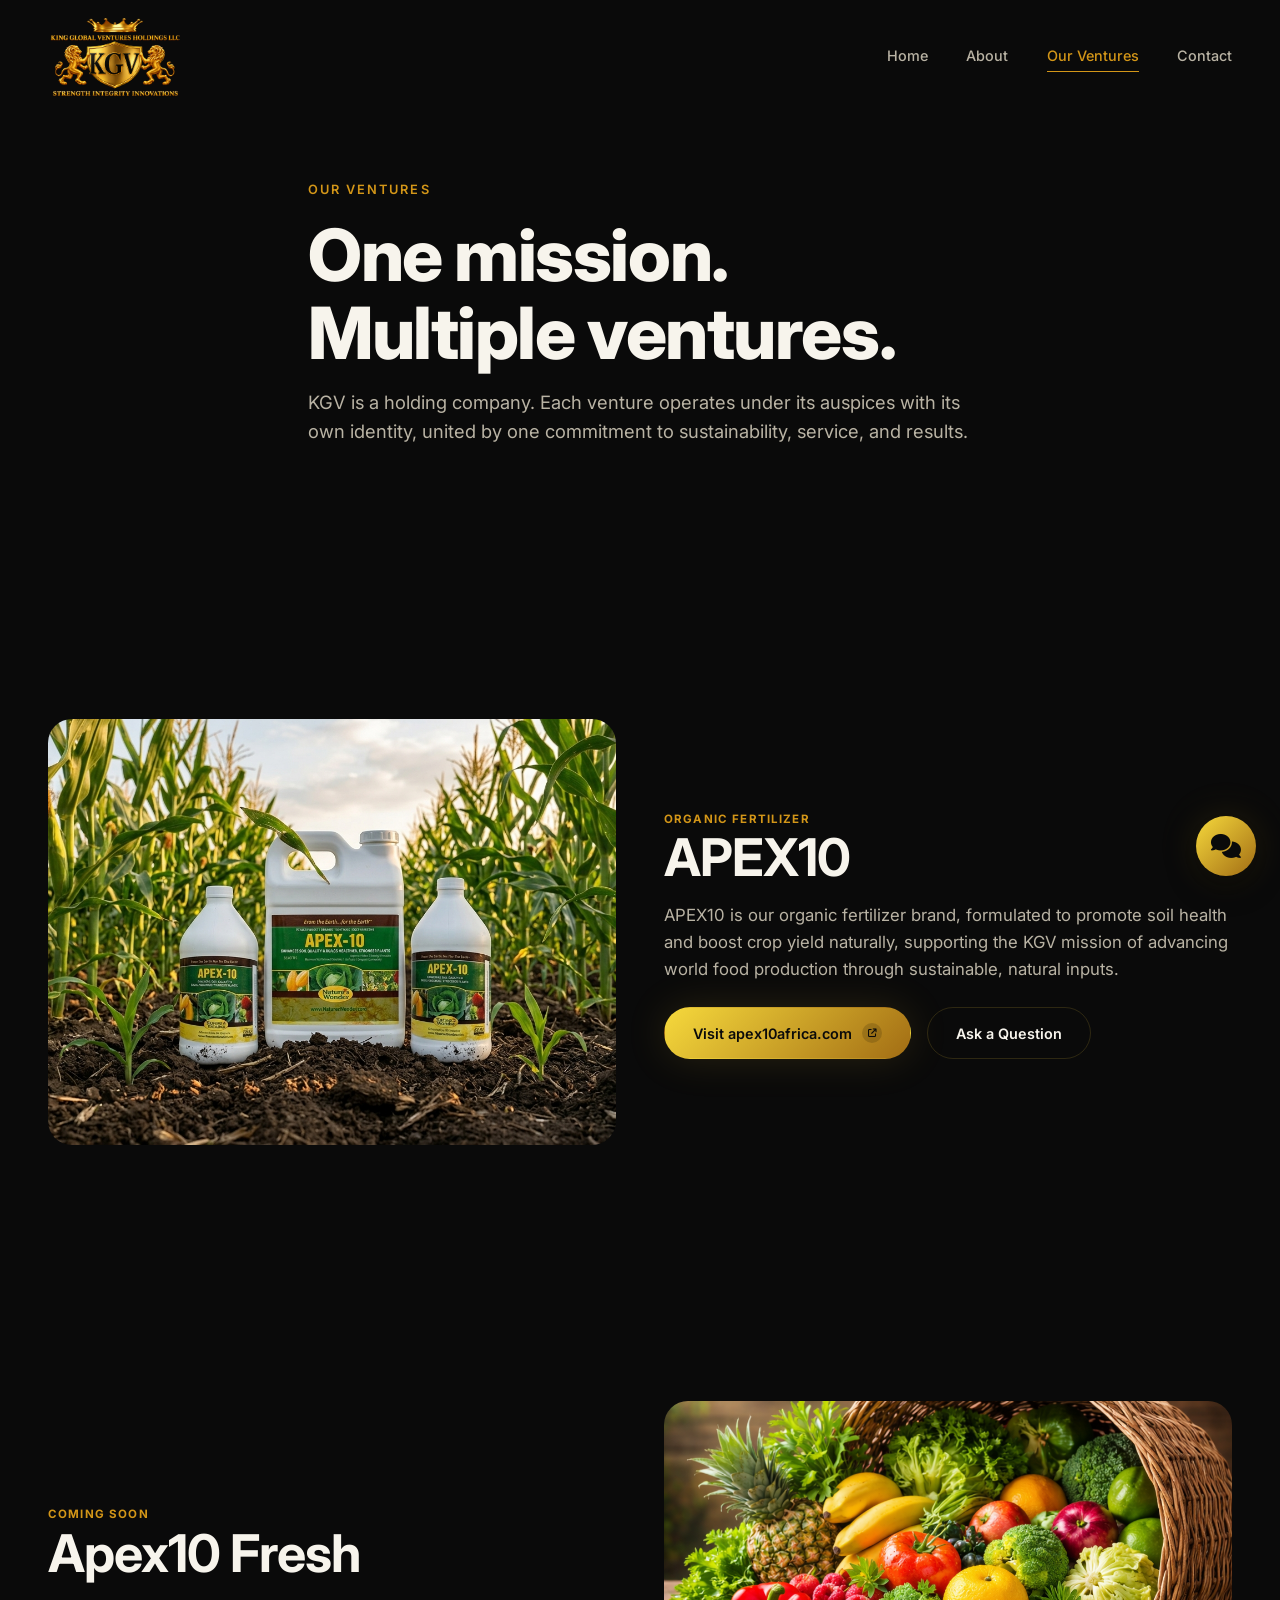
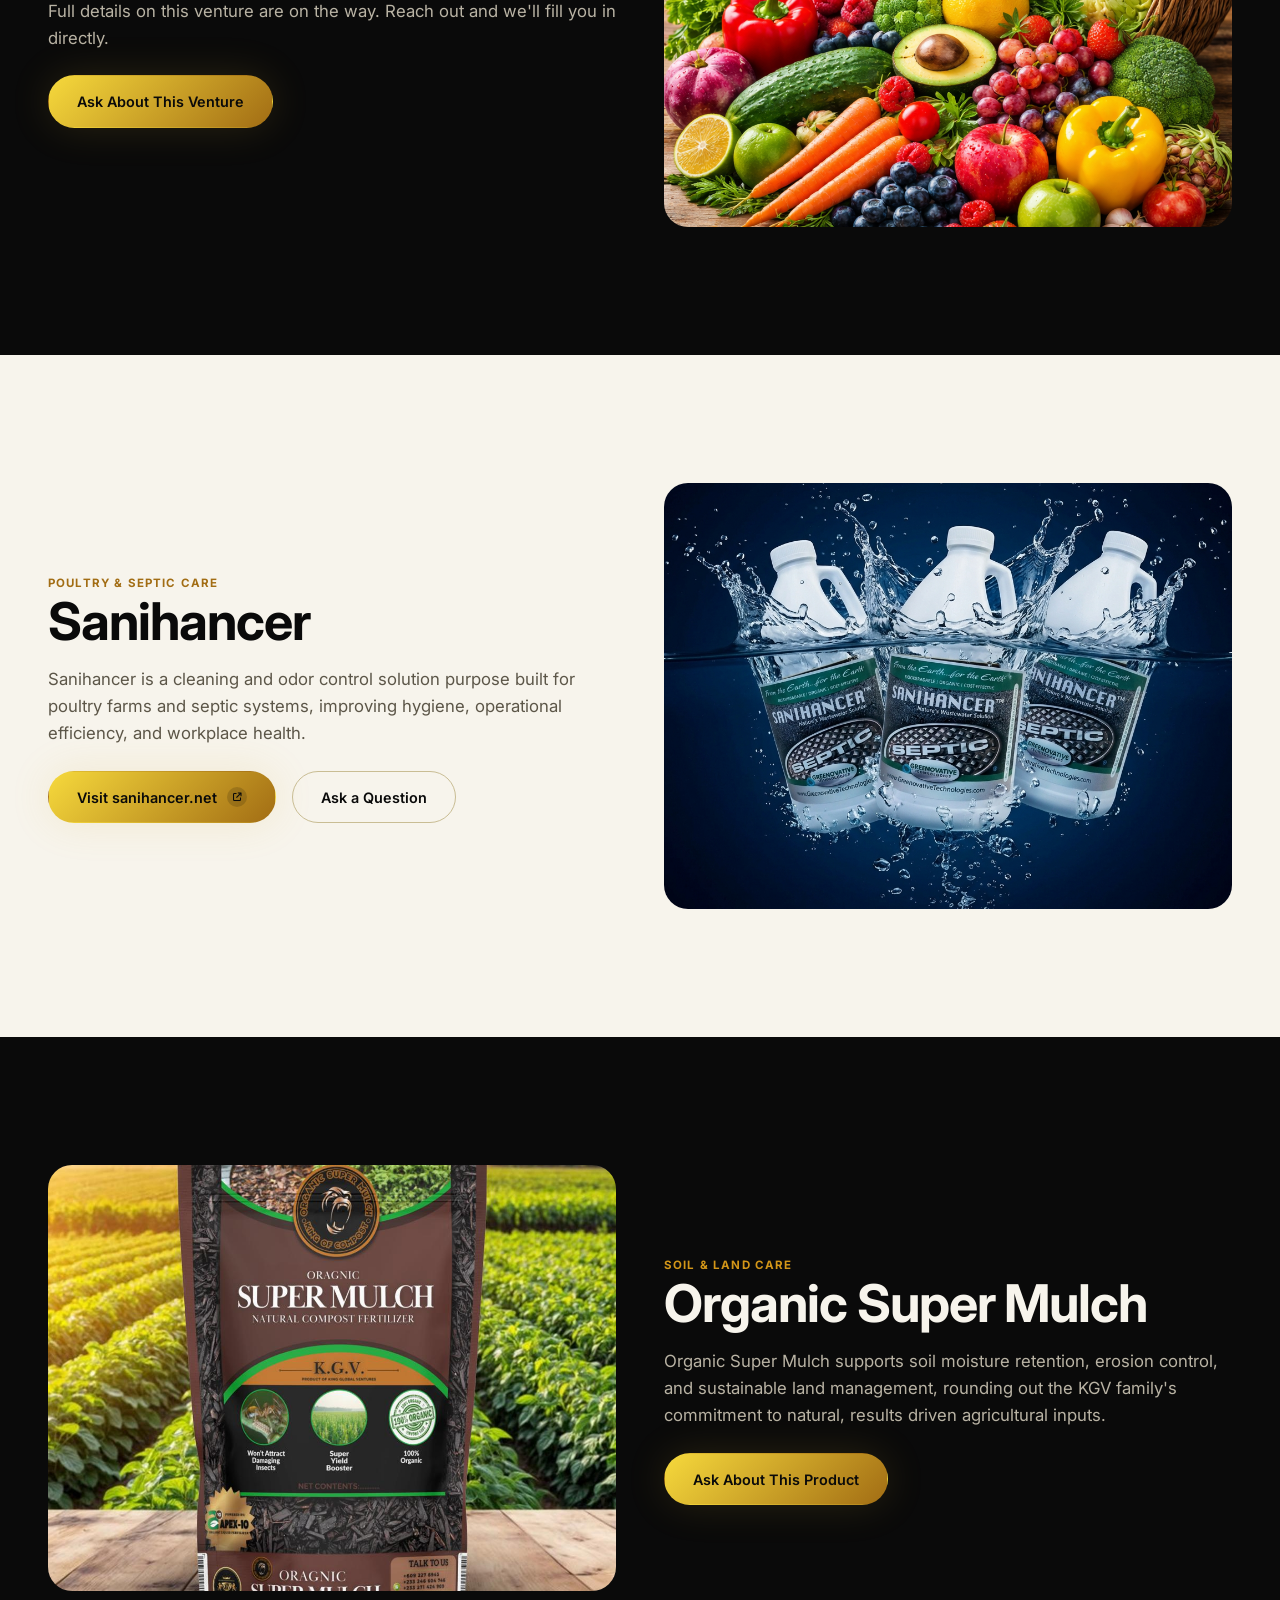
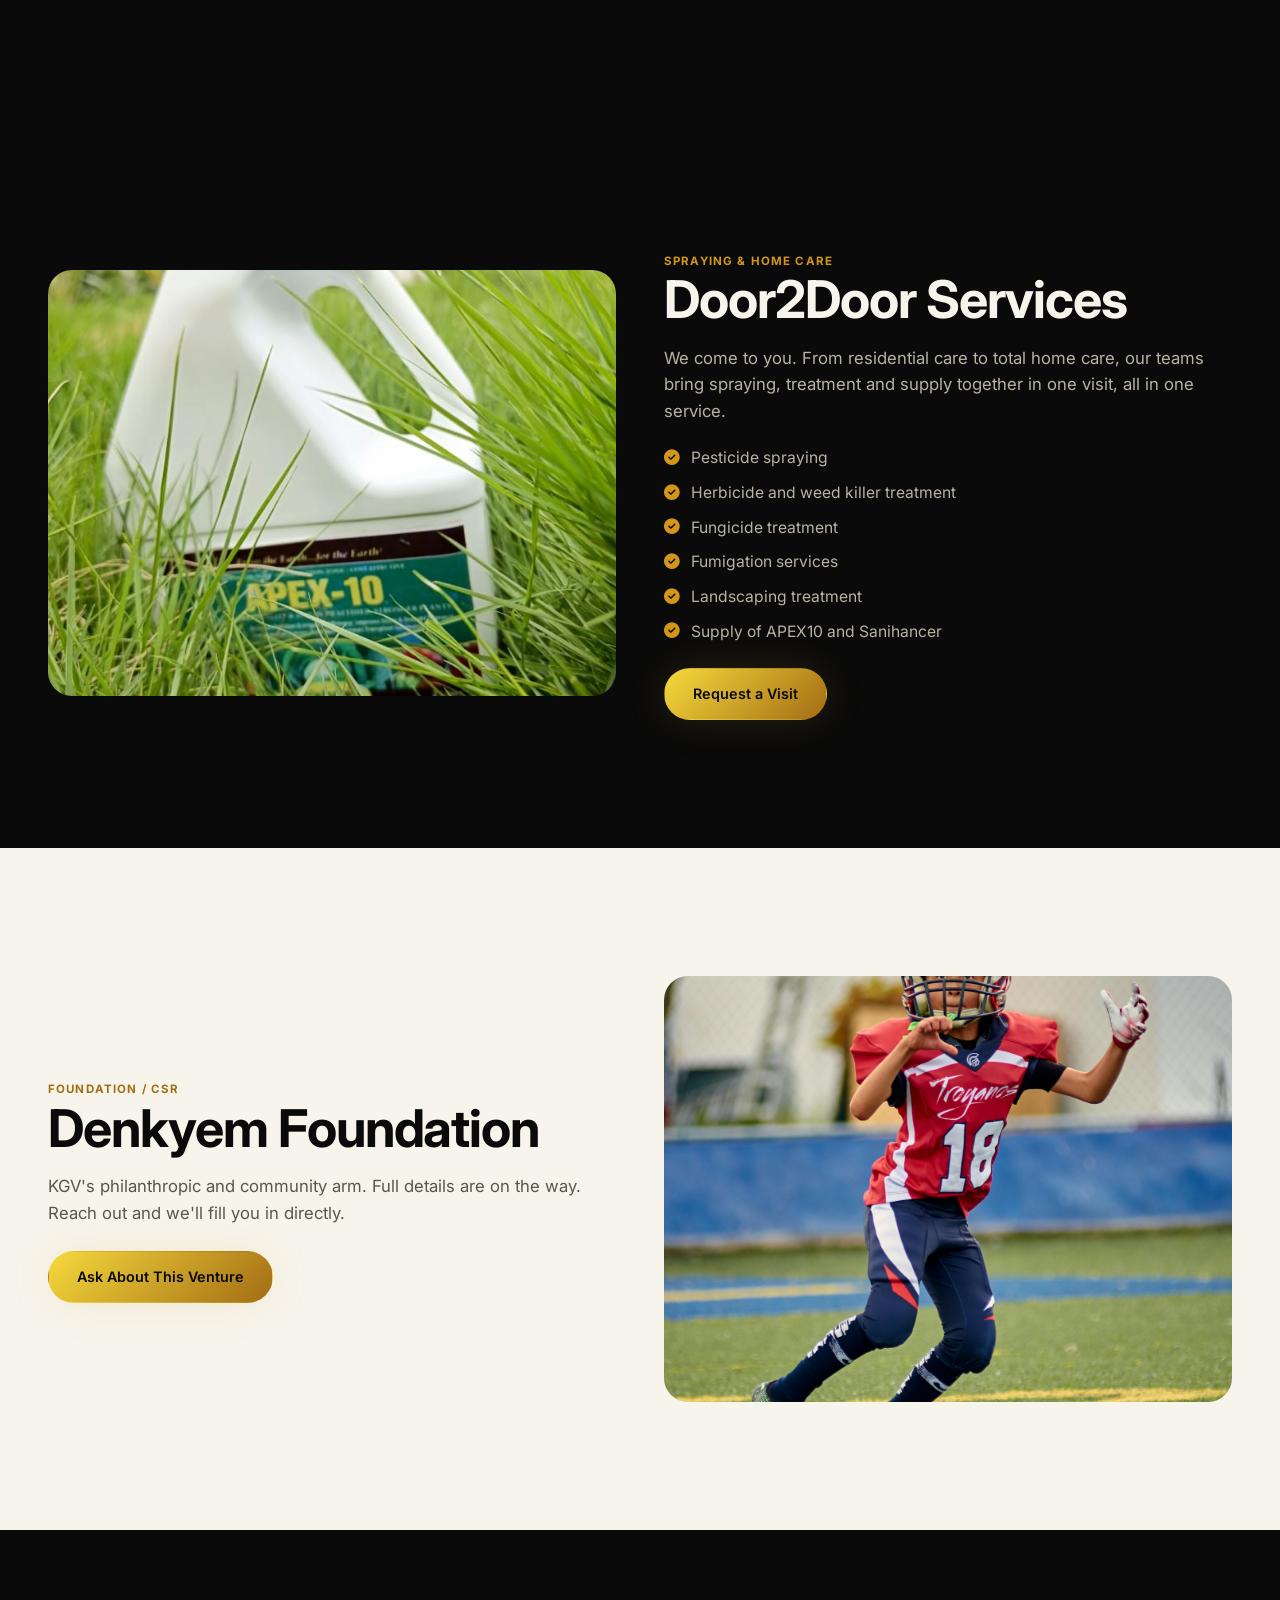
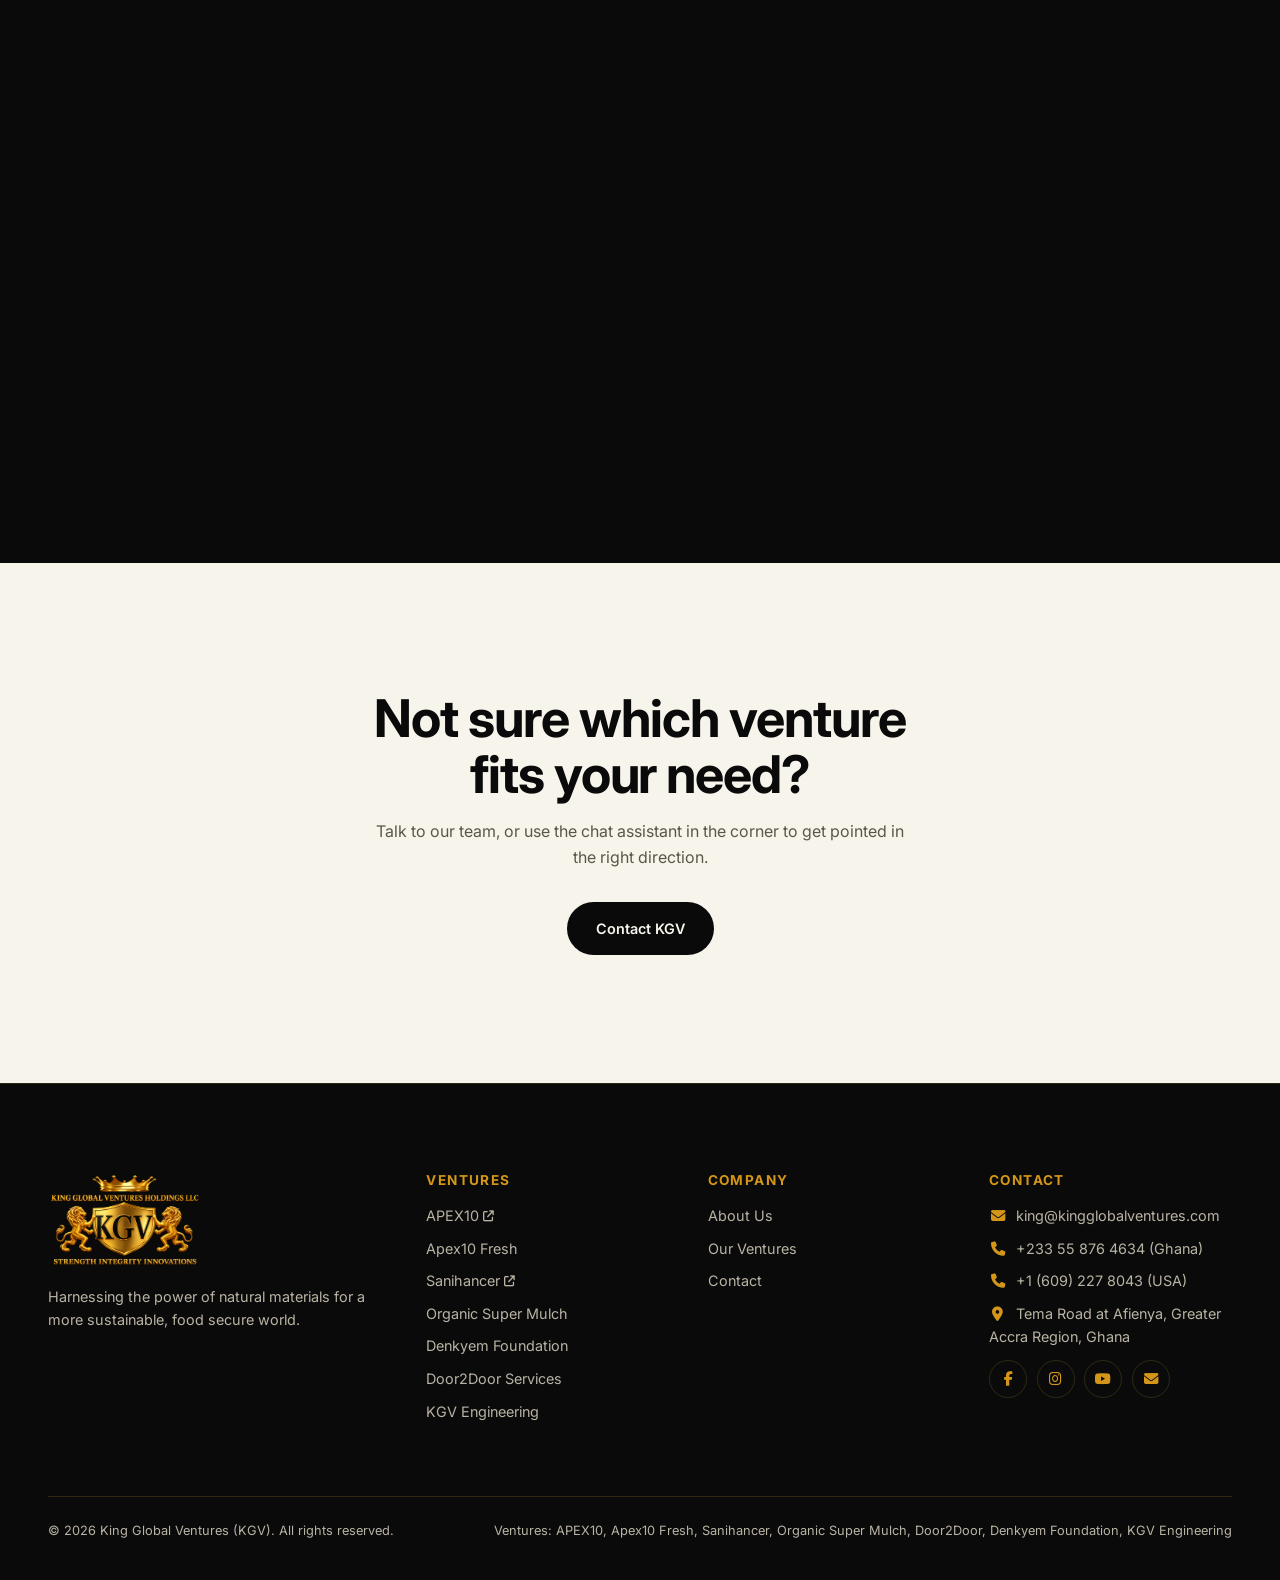
<file: services.html>
<!DOCTYPE html>
<html lang="en">
<head>
<meta charset="UTF-8">
<meta name="viewport" content="width=device-width, initial-scale=1.0">
<title>Our Ventures | KGV | King Global Ventures</title>
<meta name="description" content="APEX10, Apex10 Fresh, Sanihancer, Organic Super Mulch, Door2Door Services, Denkyem Foundation, and KGV Engineering are the ventures under King Global Ventures (KGV).">

<link rel="preconnect" href="https://fonts.googleapis.com">
<link rel="preconnect" href="https://fonts.gstatic.com" crossorigin>
<link href="https://fonts.googleapis.com/css2?family=Inter:wght@400;500;600;700;800&display=swap" rel="stylesheet">

<link rel="stylesheet" href="css/variables.css">
<link rel="stylesheet" href="css/base.css">
<link rel="stylesheet" href="css/components.css">
<link rel="stylesheet" href="css/animations.css">
<link rel="stylesheet" href="https://cdnjs.cloudflare.com/ajax/libs/font-awesome/6.5.2/css/all.min.css">
</head>
<body data-page="services">

<!-- ===================== NAVBAR ===================== -->
<header class="navbar is-scrolled">
  <div class="container navbar__inner">
    <a href="index.html" class="navbar__logo">
      <img src="images/logo/kgv-logo-full.png" alt="KGV, King Global Ventures Holdings LLC" class="navbar__logo-img">
    </a>
    <nav class="navbar__links">
      <a href="index.html" data-page="home">Home</a>
      <a href="about.html" data-page="about">About</a>
      <a href="services.html" data-page="services">Our Ventures</a>
      <a href="contact.html" data-page="contact">Contact</a>
    </nav>
    <button class="navbar__toggle" aria-label="Toggle menu" aria-expanded="false">
      <i class="fa-solid fa-bars"></i>
    </button>
  </div>
</header>

<!-- ===================== PAGE HEADER ===================== -->
<section class="section" style="padding-top:calc(var(--space-3xl) + 3rem);">
  <div class="container reveal" style="max-width:760px;">
    <p class="eyebrow">Our Ventures</p>
    <h1 style="font-size:clamp(2.5rem,6vw,4.5rem);">One mission. Multiple ventures.</h1>
    <p style="font-size:1.15rem;">KGV is a holding company. Each venture operates under its auspices with its own identity, united by one commitment to sustainability, service, and results.</p>
  </div>
</section>

<!-- ===================== APEX-10 ===================== -->
<section class="section" id="apex-10">
  <div class="container split-grid" style="--split-ratio:1fr 1fr; --split-gap:3rem;">
    <div class="reveal venture-media">
      <img src="images/products/apex-10.jpg" alt="APEX10 organic fertilizer bottles in a field" style="width:100%; height:100%; object-fit:cover;">
    </div>
    <div class="reveal">
      <span class="card-product__tag">Organic Fertilizer</span>
      <h2>APEX10</h2>
      <p style="font-size:1.05rem;">APEX10 is our organic fertilizer brand, formulated to promote soil health and boost crop yield naturally, supporting the KGV mission of advancing world food production through sustainable, natural inputs.</p>
      <div style="display:flex; gap:1rem; flex-wrap:wrap; margin-top:1.5rem;">
        <a href="https://apex10africa.com/" target="_blank" rel="noopener" class="btn btn-gold">Visit apex10africa.com <span class="btn-icon"><i class="fa-solid fa-arrow-up-right-from-square fa-xs"></i></span></a>
        <a href="contact.html" class="btn btn-outline">Ask a Question</a>
      </div>
    </div>
  </div>
</section>

<!-- ===================== APEX10 FRESH ===================== -->
<section class="section" id="apex10-fresh">
  <div class="container split-grid" style="--split-ratio:1fr 1fr; --split-gap:3rem;">
    <div class="reveal venture-media" style="order:2;">
      <img src="images/products/apex10-fresh.png" alt="Apex10 Fresh, fresh produce" style="width:100%; height:100%; object-fit:cover;">
    </div>
    <div class="reveal" style="order:1;">
      <span class="card-product__tag">Coming Soon</span>
      <h2>Apex10 Fresh</h2>
      <p style="font-size:1.05rem;">Full details on this venture are on the way. Reach out and we'll fill you in directly.</p>
      <div style="display:flex; gap:1rem; flex-wrap:wrap; margin-top:1.5rem;">
        <a href="contact.html" class="btn btn-gold">Ask About This Venture</a>
      </div>
    </div>
  </div>
</section>

<!-- ===================== SANIHANCER ===================== -->
<section class="section section-light" id="sanihancer">
  <div class="container split-grid" style="--split-ratio:1fr 1fr; --split-gap:3rem;">
    <div class="reveal venture-media" style="order:2;">
      <img src="images/products/sanihancer.jpg" alt="Sanihancer septic treatment bottles" style="width:100%; height:100%; object-fit:cover;">
    </div>
    <div class="reveal" style="order:1;">
      <span class="card-product__tag">Poultry &amp; Septic Care</span>
      <h2 style="color:var(--color-black);">Sanihancer</h2>
      <p style="font-size:1.05rem;">Sanihancer is a cleaning and odor control solution purpose built for poultry farms and septic systems, improving hygiene, operational efficiency, and workplace health.</p>
      <div style="display:flex; gap:1rem; flex-wrap:wrap; margin-top:1.5rem;">
        <a href="https://sanihancer.net/" target="_blank" rel="noopener" class="btn btn-gold">Visit sanihancer.net <span class="btn-icon"><i class="fa-solid fa-arrow-up-right-from-square fa-xs"></i></span></a>
        <a href="contact.html" class="btn btn-outline" style="border-color:#c9bd94; color:var(--color-black);">Ask a Question</a>
      </div>
    </div>
  </div>
</section>

<!-- ===================== ORGANIC SUPER MULCH ===================== -->
<section class="section" id="organic-super-mulch">
  <div class="container split-grid" style="--split-ratio:1fr 1fr; --split-gap:3rem;">
    <div class="reveal venture-media">
      <img src="images/products/organic-super-mulch.jpeg" alt="Organic Super Mulch packaging" style="width:100%; height:100%; object-fit:cover;">
    </div>
    <div class="reveal">
      <span class="card-product__tag">Soil &amp; Land Care</span>
      <h2>Organic Super Mulch</h2>
      <p style="font-size:1.05rem;">Organic Super Mulch supports soil moisture retention, erosion control, and sustainable land management, rounding out the KGV family's commitment to natural, results driven agricultural inputs.</p>
      <div style="display:flex; gap:1rem; flex-wrap:wrap; margin-top:1.5rem;">
        <a href="contact.html" class="btn btn-gold">Ask About This Product</a>
      </div>
    </div>
  </div>
</section>

<!-- ===================== DOOR2DOOR SERVICES ===================== -->
<section class="section" id="door2door">
  <div class="container split-grid" style="--split-ratio:1fr 1fr; --split-gap:3rem;">
    <div class="reveal venture-media">
      <img src="images/products/door2door-services.jpg" alt="APEX10 bottle in a healthy lawn for Door2Door spraying and home care">
    </div>
    <div class="reveal">
      <span class="card-product__tag">Spraying &amp; Home Care</span>
      <h2>Door2Door Services</h2>
      <p style="font-size:1.05rem;">We come to you. From residential care to total home care, our teams bring spraying, treatment and supply together in one visit, all in one service.</p>
      <ul class="check-list">
        <li><i class="fa-solid fa-circle-check"></i> Pesticide spraying</li>
        <li><i class="fa-solid fa-circle-check"></i> Herbicide and weed killer treatment</li>
        <li><i class="fa-solid fa-circle-check"></i> Fungicide treatment</li>
        <li><i class="fa-solid fa-circle-check"></i> Fumigation services</li>
        <li><i class="fa-solid fa-circle-check"></i> Landscaping treatment</li>
        <li><i class="fa-solid fa-circle-check"></i> Supply of APEX10 and Sanihancer</li>
      </ul>
      <div style="display:flex; gap:1rem; flex-wrap:wrap; margin-top:1.5rem;">
        <a href="contact.html" class="btn btn-gold">Request a Visit</a>
      </div>
    </div>
  </div>
</section>

<!-- ===================== DENKYEM FOUNDATION ===================== -->
<section class="section section-light" id="denkyem-foundation">
  <div class="container split-grid" style="--split-ratio:1fr 1fr; --split-gap:3rem;">
    <div class="reveal venture-media" style="order:2;">
      <img src="images/products/denkyem-foundation.jpg" alt="Denkyem Foundation community sports sponsorship" style="width:100%; height:100%; object-fit:cover;">
    </div>
    <div class="reveal" style="order:1;">
      <span class="card-product__tag">Foundation / CSR</span>
      <h2 style="color:var(--color-black);">Denkyem Foundation</h2>
      <p style="font-size:1.05rem;">KGV's philanthropic and community arm. Full details are on the way. Reach out and we'll fill you in directly.</p>
      <div style="display:flex; gap:1rem; flex-wrap:wrap; margin-top:1.5rem;">
        <a href="contact.html" class="btn btn-gold">Ask About This Venture</a>
      </div>
    </div>
  </div>
</section>

<!-- ===================== KGV ENGINEERING ===================== -->
<section class="section" id="kgv-engineering">
  <div class="container split-grid" style="--split-ratio:1fr 1fr; --split-gap:3rem;">
    <div class="reveal">
      <span class="card-product__tag">Engineering &amp; Equipment</span>
      <h2>KGV Engineering</h2>
      <p style="font-size:1.05rem;">Engineering and social engineering consulting, with equipment sales, rentals and referrals for every kind of farming and earthmoving work.</p>
      <ul class="check-list">
        <li><i class="fa-solid fa-circle-check"></i> Farming and earthmoving equipment: sales, rentals and referrals</li>
        <li><i class="fa-solid fa-circle-check"></i> Equipment for mines, ports and construction</li>
        <li><i class="fa-solid fa-circle-check"></i> Equipment for roads, highways and bridges</li>
        <li><i class="fa-solid fa-circle-check"></i> Agricultural and social engineering consulting</li>
      </ul>
      <div style="display:flex; gap:1rem; flex-wrap:wrap; margin-top:1.5rem;">
        <a href="contact.html" class="btn btn-gold">Talk to KGV Engineering</a>
      </div>
    </div>
    <div class="reveal card">
      <span class="card-product__tag">Coming next</span>
      <h3>Expanding our engineering services</h3>
      <p>Septic and wastewater management.</p>
      <p>Engineering consulting and machinery.</p>
      <p style="margin-bottom:0;">Civic and social engineering support, consulting and management services.</p>
    </div>
  </div>
</section>

<!-- ===================== CTA ===================== -->
<section class="section section-light text-center">
  <div class="container reveal" style="max-width:640px; margin-inline:auto;">
    <h2>Not sure which venture fits your need?</h2>
    <p>Talk to our team, or use the chat assistant in the corner to get pointed in the right direction.</p>
    <a href="contact.html" class="btn btn-dark" style="margin-top:1rem;">Contact KGV</a>
  </div>
</section>

<!-- ===================== FOOTER ===================== -->
<footer class="footer">
  <div class="container">
    <div class="footer__grid">
      <div class="footer__col">
        <img src="images/logo/kgv-logo-full.png" alt="KGV, King Global Ventures Holdings LLC" class="footer__logo-img">
        <p>Harnessing the power of natural materials for a more sustainable, food secure world.</p>
      </div>
      <div class="footer__col">
        <h4>Ventures</h4>
        <a href="https://apex10africa.com/" target="_blank" rel="noopener">APEX10 <i class="fa-solid fa-arrow-up-right-from-square fa-xs"></i></a>
        <a href="#apex10-fresh">Apex10 Fresh</a>
        <a href="https://sanihancer.net/" target="_blank" rel="noopener">Sanihancer <i class="fa-solid fa-arrow-up-right-from-square fa-xs"></i></a>
        <a href="#organic-super-mulch">Organic Super Mulch</a>
        <a href="#denkyem-foundation">Denkyem Foundation</a>
        <a href="#door2door">Door2Door Services</a>
        <a href="#kgv-engineering">KGV Engineering</a>
      </div>
      <div class="footer__col">
        <h4>Company</h4>
        <a href="about.html">About Us</a>
        <a href="services.html">Our Ventures</a>
        <a href="contact.html">Contact</a>
      </div>
      <div class="footer__col">
        <h4>Contact</h4>
        <a href="mailto:king@kingglobalventures.com" class="contact-line"><i class="fa-solid fa-envelope"></i> king@kingglobalventures.com</a>
        <a href="tel:+233558764634" class="contact-line"><i class="fa-solid fa-phone"></i> +233 55 876 4634 (Ghana)</a>
        <a href="tel:+16092278043" class="contact-line"><i class="fa-solid fa-phone"></i> +1 (609) 227 8043 (USA)</a>
        <p><i class="fa-solid fa-location-dot"></i> Tema Road at Afienya, Greater Accra Region, Ghana</p>
        <div class="social-row"><a href="https://web.facebook.com/share/g/1CZ27jsXUj/" target="_blank" rel="noopener" aria-label="KGV on Facebook"><i class="fa-brands fa-facebook-f"></i></a><a href="https://www.instagram.com/apex10_africa/" target="_blank" rel="noopener" aria-label="APEX10 Africa on Instagram"><i class="fa-brands fa-instagram"></i></a><a href="https://www.youtube.com/channel/UCm8UO78SeTlbEf4gYSv48Wg" target="_blank" rel="noopener" aria-label="KGV on YouTube"><i class="fa-brands fa-youtube"></i></a><a href="mailto:king@kingglobalventures.com" aria-label="Email king@kingglobalventures.com"><i class="fa-solid fa-envelope"></i></a></div>
      </div>
    </div>
    <div class="footer__bottom">
      <span>&copy; <span data-year></span> King Global Ventures (KGV). All rights reserved.</span>
      <span>Ventures: APEX10, Apex10 Fresh, Sanihancer, Organic Super Mulch, Door2Door, Denkyem Foundation, KGV Engineering</span>
    </div>
  </div>
</footer>

<button class="chatbot-launcher" id="chatbotLauncher" aria-label="Open chat" aria-expanded="false">
  <i class="fa-solid fa-comments"></i>
</button>
<div class="chatbot-window" id="chatbotWindow">
  <div class="chatbot-window__header">
    <strong>KGV Assistant</strong>
    <button class="chatbot-window__close" id="chatbotClose" aria-label="Close chat"><i class="fa-solid fa-xmark"></i></button>
  </div>
  <div class="chatbot-window__body" id="chatbotBody"></div>
  <div class="chatbot-window__footer">Guided contact routing. No AI, no data leaves this page.</div>
</div>

<script src="js/main.js"></script>
<script src="js/chatbot.js"></script>
</body>
</html>
</file>
<file: css/variables.css>
/* ==========================================================================
   KGV — Design Tokens
   Gold & Black executive palette
   ========================================================================== */

:root {
  /* Core palette */
  --color-black:        #0a0a0a;
  --color-black-soft:   #141210;
  --color-black-elev:   #1c1a16;
  --color-charcoal:     #2a2620;

  /* Sampled directly from the KGV crest artwork for an exact match */
  --color-gold:         #d39618;
  --color-gold-bright:  #f6d93c;
  --color-gold-deep:    #a26d14;
  --color-gold-tint:    #f2d98a;

  --color-white:        #ffffff;
  --color-offwhite:     #f7f4ec;
  --color-ink-muted:    #b9b3a4; /* muted body text on dark */
  --color-line:         rgba(212, 175, 55, 0.18); /* hairline dividers on dark */

  /* Semantic */
  --bg-primary:         var(--color-black);
  --bg-secondary:       var(--color-black-soft);
  --bg-elevated:        var(--color-black-elev);
  --bg-light:           var(--color-offwhite);

  --text-primary:       var(--color-offwhite);
  --text-secondary:     var(--color-ink-muted);
  --text-onlight:       var(--color-black);
  --text-accent:        var(--color-gold);

  --accent:             var(--color-gold);
  --accent-strong:      var(--color-gold-bright);

  /* Typography */
  --font-display: 'Inter', -apple-system, BlinkMacSystemFont, 'Segoe UI', sans-serif;
  --font-body: 'Inter', -apple-system, BlinkMacSystemFont, 'Segoe UI', sans-serif;

  /* Spacing scale */
  --space-xs:  0.5rem;
  --space-sm:  1rem;
  --space-md:  1.5rem;
  --space-lg:  clamp(1.5rem, 3vw, 2.5rem);
  --space-xl:  clamp(2.5rem, 5vw, 4rem);
  --space-2xl: clamp(3rem, 7vw, 6rem);
  --space-3xl: clamp(4rem, 10vw, 9rem);

  /* Layout */
  --container-max: 1280px;
  --container-pad: clamp(1.25rem, 4vw, 3rem);
  --radius-sm: 6px;
  --radius-md: 12px;
  --radius-lg: 24px;
  --radius-pill: 999px;

  /* Motion */
  --ease-standard: cubic-bezier(0.22, 1, 0.36, 1);
  --dur-fast: 0.2s;
  --dur-base: 0.4s;
  --dur-slow: 0.8s;

  /* Elevation */
  --shadow-gold-glow: 0 0 40px rgba(212, 175, 55, 0.15);
  --shadow-card: 0 20px 50px rgba(0, 0, 0, 0.35);
}
</file>
<file: css/base.css>
/* ==========================================================================
   KGV — Base / Reset / Typography
   ========================================================================== */

*, *::before, *::after { box-sizing: border-box; }

html {
  scroll-behavior: smooth;
}

body {
  margin: 0;
  background: var(--bg-primary);
  color: var(--text-primary);
  font-family: var(--font-body);
  font-size: 1rem;
  line-height: 1.6;
  -webkit-font-smoothing: antialiased;
  overflow-x: hidden;
  overflow-wrap: anywhere; /* long emails or words wrap instead of widening the page */
}

img, video { max-width: 100%; display: block; }

a { color: inherit; text-decoration: none; }

ul { list-style: none; margin: 0; padding: 0; }

h1, h2, h3, h4 {
  font-family: var(--font-display);
  font-weight: 700;
  line-height: 1.08;
  margin: 0 0 var(--space-sm);
  letter-spacing: -0.02em;
}

h1 { font-size: clamp(2.1rem, 9vw, 8rem); font-weight: 800; }
h2 { font-size: clamp(1.6rem, 4.5vw, 3.25rem); }
h3 { font-size: clamp(1.1rem, 2.2vw, 1.75rem); }

p { margin: 0 0 var(--space-sm); color: var(--text-secondary); }

.eyebrow {
  display: inline-flex;
  align-items: center;
  gap: 0.5em;
  font-size: 0.8rem;
  font-weight: 600;
  letter-spacing: 0.16em;
  text-transform: uppercase;
  color: var(--accent);
  margin-bottom: var(--space-sm);
}


.container {
  width: 100%;
  max-width: var(--container-max);
  margin-inline: auto;
  padding-inline: var(--container-pad);
}

.section {
  padding-block: var(--space-3xl);
  position: relative;
}

.section-light {
  background: var(--bg-light);
  color: var(--text-onlight);
  --accent: var(--color-gold-deep); /* richer gold reads better on the light background */
}
.section-light p:not(.eyebrow) { color: #5c5648; }
.section-light h2, .section-light h3 { color: var(--color-black); }

.text-center { text-align: center; }

.visually-hidden {
  position: absolute; width: 1px; height: 1px;
  overflow: hidden; clip: rect(0 0 0 0); white-space: nowrap;
}

::selection { background: var(--accent); color: var(--color-black); }

/* Scrollbar (webkit) */
::-webkit-scrollbar { width: 10px; }
::-webkit-scrollbar-track { background: var(--bg-primary); }
::-webkit-scrollbar-thumb { background: var(--color-gold-deep); border-radius: 10px; }

/* ==========================================================================
   Responsive system
   ========================================================================== */

/* Two-column layout used across About/Services/Contact/Home split sections.
   The column ratio is passed per-instance via --split-ratio (inline style),
   so this one class controls the actual grid-template-columns property —
   which means the mobile media query below can reliably override it.
   (An inline `style="grid-template-columns:..."` on the element itself
   would always win over any external stylesheet rule, watch/media query
   included, so the ratio has to travel as a custom property instead.) */
.split-grid {
  display: grid;
  grid-template-columns: var(--split-ratio, 1fr 1fr);
  gap: var(--split-gap, var(--space-lg));
  align-items: var(--split-align, center);
}

@media (max-width: 780px) {
  .split-grid {
    /* minmax(0, 1fr): a plain 1fr track grows to its widest content, which
       pushes the whole page sideways on narrow screens */
    grid-template-columns: minmax(0, 1fr);
    gap: var(--space-md);
  }
  .split-grid > [style*="order:2"],
  .split-grid > [style*="order: 2"] {
    /* the inline order:2 is a normal-priority inline declaration, which
       beats a normal external rule regardless of selector specificity —
       !important is required here to actually win the override. */
    order: -1 !important;
  }
}

/* Safety net: any grid built with an inline minmax() (product/badge/stat
   grids) still has a per-column floor width that can overflow a very
   narrow viewport. Below phone width, collapse everything to one column
   so nothing has to scroll sideways — down to smartwatch-class screens. */
@media (max-width: 480px) {
  [style*="grid-template-columns"] {
    grid-template-columns: minmax(0, 1fr) !important;
  }
  .container {
    padding-inline: 1rem;
  }
}

@media (max-width: 260px) {
  html { font-size: 13px; }
  .container { padding-inline: 0.75rem; }
  .btn { padding: 0.7rem 1.25rem; font-size: 0.8rem; }
}

/* Stat captions need a darker tone on the white sections */
.section-light .stat__label { color: #5c5648; }

/* Badges on white sections */
.section-light .badge { color: #3b372d; border-color: rgba(10,10,10,0.25); }

/* ==========================================================================
   Fluid type and spacing for phones and watches.
   Everything is sized in rem, so shrinking the root size scales the whole
   page together. The !important rules beat sizes written inline in the HTML.
   ========================================================================== */
@media (max-width: 600px) {
  html { font-size: 15px; }
  h1[style*="font-size"] { font-size: clamp(1.9rem, 8.5vw, 2.6rem) !important; }
  h2[style*="font-size"] { font-size: clamp(1.5rem, 6.5vw, 1.9rem) !important; }
  h3[style*="font-size"] { font-size: 1.05rem !important; }
  p[style*="font-size"]  { font-size: 1rem !important; }
  .hero__subtitle { padding: 0.8rem 1rem; }
}
@media (max-width: 400px) {
  html { font-size: 14px; }
}
@media (max-width: 320px) {
  html { font-size: 13px; }
}
@media (max-width: 240px) {
  html { font-size: 12px; }
  h1, h1[style*="font-size"] { font-size: 1.5rem !important; }
  h2, h2[style*="font-size"] { font-size: 1.25rem !important; }
  h3, h3[style*="font-size"] { font-size: 1rem !important; }
}

/* Photo that stays pinned beside long text on desktop; on one column layouts
   it must scroll normally or the text slides over it */
.sticky-desktop { position: sticky; top: 110px; }
@media (max-width: 780px) {
  .sticky-desktop { position: static; }
}
</file>
<file: css/components.css>
/* ==========================================================================
   KGV — Components: Nav, Buttons, Cards, Footer, Chatbot
   ========================================================================== */

/* ---- Navbar ---- */
.navbar {
  position: fixed;
  top: 0; left: 0; right: 0;
  z-index: 100;
  padding: var(--space-sm) 0;
  background: transparent;
  transition: background var(--dur-base) var(--ease-standard),
              padding var(--dur-base) var(--ease-standard),
              border-color var(--dur-base) var(--ease-standard);
  border-bottom: 1px solid transparent;
}

.navbar.is-scrolled {
  background: rgba(10, 10, 10, 0.85);
  backdrop-filter: blur(12px);
  padding: 0.75rem 0;
  border-bottom: 1px solid var(--color-line);
}

.navbar__inner {
  display: flex;
  align-items: center;
  justify-content: space-between;
  gap: var(--space-md);
}

.navbar__logo {
  display: flex;
  align-items: center;
  gap: 0.6rem;
  font-family: var(--font-display);
  font-weight: 800;
  font-size: 1.15rem;
  letter-spacing: 0.04em;
  color: var(--text-primary);
}

.navbar__logo .mark {
  width: 34px; height: 34px;
  border-radius: 50%;
  background: linear-gradient(135deg, var(--color-gold-bright), var(--color-gold-deep));
  display: flex; align-items: center; justify-content: center;
  color: var(--color-black);
  font-weight: 800;
  font-size: 0.85rem;
}

.navbar__logo-img {
  height: 84px;
  width: auto;
  display: block;
}

.footer__logo-img {
  height: 96px;
  width: auto;
  display: block;
  margin-bottom: var(--space-sm);
}

.navbar__links {
  display: flex;
  align-items: center;
  gap: var(--space-lg);
}

.navbar__links a {
  font-size: 0.9rem;
  font-weight: 500;
  color: var(--text-secondary);
  position: relative;
  padding-bottom: 4px;
  transition: color var(--dur-fast) ease;
}
.navbar__links a:hover { color: var(--text-primary); }
.navbar__links a.is-active { color: var(--accent); }
.navbar__links a::after {
  content: '';
  position: absolute; left: 0; bottom: 0;
  width: 0; height: 1px;
  background: var(--accent);
  transition: width var(--dur-base) var(--ease-standard);
}
.navbar__links a:hover::after,
.navbar__links a.is-active::after { width: 100%; }

.navbar__toggle {
  display: none;
  background: none; border: none; color: var(--text-primary);
  cursor: pointer; padding: 0.5rem; font-size: 1.4rem; line-height: 1;
}

@media (max-width: 860px) {
  .navbar__links {
    position: fixed;
    inset: 0 0 0 auto;
    height: 100vh;
    width: min(78vw, 340px);
    background: var(--bg-secondary);
    flex-direction: column;
    justify-content: center;
    align-items: flex-start;
    gap: var(--space-lg);
    padding: var(--space-xl) var(--space-lg);
    transform: translateX(100%);
    transition: transform var(--dur-base) var(--ease-standard);
    border-left: 1px solid var(--color-line);
  }
  .navbar__links.is-open { transform: translateX(0); }
  .navbar__links a { font-size: 1.15rem; }
  .navbar__toggle { display: inline-flex; }
  .navbar__logo-img { height: 56px; }
}

@media (max-width: 480px) {
  .navbar__logo-img { height: 42px; }
  .navbar__inner { gap: 0.5rem; }
}

@media (max-width: 260px) {
  .navbar__logo-img { height: 32px; }
}

/* ---- Buttons ---- */
.btn {
  display: inline-flex;
  align-items: center;
  gap: 0.6rem;
  padding: 0.85rem 1.75rem;
  border-radius: var(--radius-pill);
  font-size: 0.9rem;
  font-weight: 600;
  cursor: pointer;
  border: 1px solid transparent;
  transition: transform var(--dur-fast) ease, box-shadow var(--dur-base) ease, background var(--dur-base) ease;
  white-space: nowrap;
}
.btn:hover { transform: translateY(-2px); }

/* Long button labels may wrap on small screens instead of forcing the page
   wider (kept here, after the base .btn rule, so it actually overrides it) */
@media (max-width: 480px) {
  .btn {
    white-space: normal;
    text-align: center;
    justify-content: center;
    max-width: 100%;
  }
}

.btn-gold {
  background: linear-gradient(135deg, var(--color-gold-bright), var(--color-gold-deep));
  color: var(--color-black);
  box-shadow: var(--shadow-gold-glow);
}
.btn-gold:hover { box-shadow: 0 0 55px rgba(212, 175, 55, 0.32); }

.btn-outline {
  background: transparent;
  color: var(--text-primary);
  border-color: var(--color-line);
}
.btn-outline:hover { border-color: var(--accent); color: var(--accent); }

.btn-dark {
  background: var(--color-black);
  color: var(--color-offwhite);
  border-color: rgba(0,0,0,0.1);
}

.btn-icon {
  width: 20px; height: 20px;
  border-radius: 50%;
  background: rgba(0,0,0,0.15);
  display: inline-flex; align-items: center; justify-content: center;
  font-size: 0.7rem;
}

/* ---- Cards ---- */
.card {
  background: var(--bg-elevated);
  border: 1px solid var(--color-line);
  border-radius: var(--radius-lg);
  padding: var(--space-lg);
  transition: transform var(--dur-base) var(--ease-standard), border-color var(--dur-base) ease;
}
.card:hover { transform: translateY(-6px); border-color: var(--color-gold-deep); }

.card-product {
  overflow: hidden;
  padding: 0;
  display: flex;
  flex-direction: column;
}
.card-product__media {
  position: relative;
  aspect-ratio: 4 / 3;
  background: linear-gradient(135deg, var(--color-charcoal), var(--color-black-soft));
  display: flex; align-items: center; justify-content: center;
  color: var(--color-gold-deep);
  font-size: 0.85rem;
  letter-spacing: 0.08em;
  text-transform: uppercase;
  overflow: hidden;
}

/* Product and venture images show the original photo, with no dark cover
   (the dark cover is used only on the Home hero). Gentle hover zoom only. */
.card-product__media img,
.venture-media img {
  width: 100%;
  height: 100%;
  object-fit: cover;
  display: block;
  transition: transform var(--dur-slow) var(--ease-standard);
}
.card:hover .card-product__media img,
.venture-media:hover img {
  transform: scale(1.06);
}

.venture-media {
  position: relative;
  aspect-ratio: 4 / 3;
  border-radius: var(--radius-lg);
  overflow: hidden;
}

/* Full-width feature card (used for the 7th venture so the grid ends on a
   complete row instead of one orphaned card). */
.card-wide {
  grid-column: 1 / -1;
  flex-direction: row;
}
.card-wide .card-product__media {
  flex: 0 0 38%;
  aspect-ratio: auto;
  min-height: 240px;
}
.card-wide .card-product__body { padding: var(--space-lg); justify-content: center; }
@media (max-width: 780px) {
  .card-wide { flex-direction: column; }
  .card-wide .card-product__media { flex: none; aspect-ratio: 16 / 9; min-height: 0; }
}

/* Checklist with gold tick icons (Font Awesome) */
.check-list {
  margin: 1.25rem 0 0;
  display: grid;
  gap: 0.6rem;
}
.check-list li {
  display: flex;
  align-items: flex-start;
  gap: 0.7rem;
  color: var(--text-secondary);
  font-size: 0.98rem;
}
.check-list i { color: var(--accent); margin-top: 0.3em; flex: none; }
.card-product__body { padding: var(--space-md); flex: 1; display: flex; flex-direction: column; }
.card-product__tag {
  font-size: 0.72rem; letter-spacing: 0.1em; text-transform: uppercase;
  color: var(--accent); font-weight: 700; margin-bottom: 0.5rem;
}

.stat {
  text-align: left;
}
.stat__num {
  font-family: var(--font-display);
  font-size: clamp(1.75rem, 4vw, 3.5rem);
  font-weight: 800;
  color: var(--accent);
  line-height: 1;
}
.stat__label {
  color: var(--text-secondary);
  font-size: 0.9rem;
  margin-top: 0.4rem;
}

/* ---- Badge / pill ---- */
.badge {
  display: inline-flex; align-items: center; gap: 0.4rem;
  padding: 0.4rem 0.9rem;
  border-radius: var(--radius-pill);
  border: 1px solid var(--color-line);
  font-size: 0.75rem;
  color: var(--text-secondary);
}

/* ---- Footer ---- */
.footer {
  background: var(--color-black);
  border-top: 1px solid var(--color-line);
  padding-block: var(--space-2xl) var(--space-lg);
}
.footer__grid {
  display: grid;
  grid-template-columns: 1.4fr 1fr 1fr 1fr;
  gap: var(--space-lg);
}
.footer__col h4 {
  font-size: 0.85rem;
  text-transform: uppercase;
  letter-spacing: 0.1em;
  color: var(--accent);
  margin-bottom: var(--space-sm);
}
.footer__col a, .footer__col p {
  display: block;
  color: var(--text-secondary);
  font-size: 0.9rem;
  margin-bottom: 0.6rem;
}
.footer__col a:hover { color: var(--accent); }
.footer__col p i { color: var(--accent); width: 1.2em; margin-right: 0.35rem; text-align: center; }
.footer__bottom {
  margin-top: var(--space-xl);
  padding-top: var(--space-md);
  border-top: 1px solid var(--color-line);
  display: flex; justify-content: space-between; align-items: center;
  flex-wrap: wrap; gap: 1rem;
  font-size: 0.8rem;
  color: var(--text-secondary);
}

@media (max-width: 720px) {
  .footer__grid { grid-template-columns: 1fr 1fr; }
}

@media (max-width: 480px) {
  .footer__grid { grid-template-columns: 1fr; gap: var(--space-md); }
  .footer__bottom { flex-direction: column; align-items: flex-start; text-align: left; }
}

/* ---- Chatbot widget (no external API — static contact-routing bot) ---- */
.chatbot-launcher {
  position: fixed;
  bottom: 24px; right: 24px;
  z-index: 200;
  width: 60px; height: 60px;
  border-radius: 50%;
  background: linear-gradient(135deg, var(--color-gold-bright), var(--color-gold-deep));
  border: none;
  box-shadow: 0 10px 30px rgba(0,0,0,0.45), var(--shadow-gold-glow);
  cursor: pointer;
  display: flex; align-items: center; justify-content: center;
  color: var(--color-black);
  transition: transform var(--dur-fast) ease;
}
.chatbot-launcher:hover { transform: scale(1.06); }
.chatbot-launcher i { font-size: 1.5rem; }

.chatbot-window {
  position: fixed;
  bottom: 96px; right: 24px;
  z-index: 200;
  width: min(360px, calc(100vw - 32px));
  max-height: min(520px, calc(100vh - 140px));
  background: var(--bg-secondary);
  border: 1px solid var(--color-line);
  border-radius: var(--radius-md);
  box-shadow: var(--shadow-card);
  display: flex;
  flex-direction: column;
  overflow: hidden;
  opacity: 0;
  transform: translateY(16px) scale(0.98);
  pointer-events: none;
  transition: opacity var(--dur-base) var(--ease-standard), transform var(--dur-base) var(--ease-standard);
}
.chatbot-window.is-open {
  opacity: 1;
  transform: translateY(0) scale(1);
  pointer-events: auto;
}

.chatbot-window__header {
  padding: var(--space-sm) var(--space-md);
  background: var(--color-black);
  display: flex; align-items: center; justify-content: space-between;
  border-bottom: 1px solid var(--color-line);
}
.chatbot-window__header strong { color: var(--accent); font-size: 0.95rem; }
.chatbot-window__close {
  background: none; border: none; color: var(--text-secondary); cursor: pointer; font-size: 1.1rem;
}

.chatbot-window__body {
  padding: var(--space-md);
  overflow-y: auto;
  flex: 1;
  display: flex;
  flex-direction: column;
  gap: 0.6rem;
}

.chat-msg {
  max-width: 88%;
  padding: 0.65rem 0.9rem;
  border-radius: 14px;
  font-size: 0.85rem;
  line-height: 1.5;
}
.chat-msg.bot {
  background: var(--bg-elevated);
  border: 1px solid var(--color-line);
  align-self: flex-start;
  border-bottom-left-radius: 4px;
}
.chat-msg.user {
  background: var(--color-gold);
  color: var(--color-black);
  align-self: flex-end;
  border-bottom-right-radius: 4px;
  font-weight: 500;
}

.chatbot-window__options {
  display: flex;
  flex-direction: column;
  gap: 0.5rem;
  margin-top: 0.25rem;
}
.chat-option {
  text-align: left;
  background: transparent;
  border: 1px solid var(--color-line);
  color: var(--text-primary);
  padding: 0.6rem 0.85rem;
  border-radius: var(--radius-sm);
  font-size: 0.82rem;
  cursor: pointer;
  transition: border-color var(--dur-fast) ease, color var(--dur-fast) ease;
}
.chat-option:hover { border-color: var(--accent); color: var(--accent); }
.chat-option { display: flex; align-items: center; gap: 0.55rem; }
.chat-icon { font-size: 0.8em; flex: none; }
.chat-contact { display: grid; gap: 0.4rem; }
.chat-contact .chat-icon { color: var(--accent); margin-right: 0.55rem; font-size: 0.9em; }

.chatbot-window__footer {
  padding: 0.75rem var(--space-md);
  border-top: 1px solid var(--color-line);
  font-size: 0.72rem;
  color: var(--text-secondary);
  text-align: center;
}

/* ---- Credentials, studies and field photos (About page) ---- */
.card-col { display: flex; flex-direction: column; }
.card-col p { margin-bottom: 1.25rem; }
.card-col > .btn,
.card-col > .btn-row { margin-top: auto; align-self: flex-start; }
.btn-row { display: flex; flex-wrap: wrap; gap: 0.6rem; }

.logo-badge {
  display: inline-flex;
  align-items: center;
  align-self: flex-start;
  height: 56px;
  max-width: 100%;
  box-sizing: border-box;
  padding: 0.4rem 0.8rem;
  margin-bottom: 1rem;
  background: var(--color-offwhite);
  border-radius: var(--radius-sm);
}
.logo-badge img { max-height: 100%; max-width: min(150px, 100%); width: auto; object-fit: contain; display: block; }


/* ---- Contact links and social icons ---- */
.plain-link { color: inherit; }
.plain-link:hover { color: var(--accent); }
.footer__col a.contact-line { word-break: break-word; }
.footer__col a.contact-line i { color: var(--accent); width: 1.2em; margin-right: 0.35rem; text-align: center; }
.social-row { display: flex; gap: 0.6rem; margin-top: 0.75rem; }
.social-row a {
  display: inline-flex;
  align-items: center;
  justify-content: center;
  width: 38px; height: 38px;
  margin: 0;
  border: 1px solid var(--color-line);
  border-radius: 50%;
  color: var(--accent);
  transition: border-color var(--dur-fast) ease, background var(--dur-fast) ease;
}
.social-row a:hover { border-color: var(--accent); background: rgba(211,150,24,0.12); }


/* ---- Full width card with a banner photo under the heading (Home, farmers first) ---- */
.card-wide--banner { flex-direction: column; }
.card-wide__head { padding: var(--space-lg) var(--space-lg) var(--space-md); }
.card-wide__head h3 { margin-bottom: 0; }
.card-wide__image {
  aspect-ratio: 21 / 9;
  overflow: hidden;
}
.card-wide__image img {
  width: 100%;
  height: 100%;
  object-fit: cover;
  object-position: center 18%;
  display: block;
  transition: transform var(--dur-slow) var(--ease-standard);
}
.card:hover .card-wide__image img { transform: scale(1.04); }
.card-wide__text { padding: var(--space-md) var(--space-lg) var(--space-lg); }
.card-wide__text p { max-width: 70ch; }
.card-wide__text .quote-by {
  color: var(--accent);
  font-weight: 600;
  font-size: 0.9rem;
  margin-bottom: 1rem;
}
@media (max-width: 780px) {
  .card-wide__head { padding: var(--space-md) var(--space-md) var(--space-sm); }
  .card-wide__image { aspect-ratio: 16 / 9; }
  .card-wide__text { padding: var(--space-sm) var(--space-md) var(--space-md); }
}

/* ---- Mosaic of the KGV ventures (About page header) ---- */
.brand-mosaic {
  display: grid;
  grid-template-columns: repeat(3, minmax(0, 1fr));
  grid-template-rows: repeat(2, minmax(0, 1fr));
  gap: 0.5rem;
  aspect-ratio: 4 / 3;
  border-radius: var(--radius-lg);
  overflow: hidden;
}
.brand-mosaic img {
  width: 100%;
  height: 100%;
  object-fit: cover;
  display: block;
}

/* Footer logo scales down on phones */
@media (max-width: 600px) {
  .footer__logo-img { height: 64px; }
}
@media (max-width: 400px) {
  .footer__logo-img { height: 52px; }
}
@media (max-width: 260px) {
  .footer__logo-img { height: 40px; }
}
</file>
<file: css/animations.css>
/* ==========================================================================
   KGV — Hero pin + scroll-mask reveal, and scroll-reveal utilities
   (structure follows the Vita Travel reference: pinned hero, blurred
   gradient mask sliding down from the top on scroll)
   ========================================================================== */

.hero-pin-wrap {
  position: relative;
  height: 100vh;
}

.hero {
  position: sticky;
  top: 0;
  height: 100vh;
  width: 100%;
  overflow: hidden;
  display: flex;
  align-items: center;
  justify-content: center;
  text-align: center;
}

.hero__media {
  position: absolute;
  inset: 0;
  z-index: 0;
}
.hero__media img,
.hero__media video {
  width: 100%; height: 100%;
  object-fit: cover;
  filter: brightness(0.65) saturate(1.05);
}
.hero__media::after {
  content: '';
  position: absolute; inset: 0;
  background: linear-gradient(180deg, rgba(10,10,10,0.65) 0%, rgba(10,10,10,0.35) 40%, rgba(10,10,10,0.8) 100%);
}

.hero__content {
  position: relative;
  z-index: 2;
  width: 100%;
  max-width: 900px;
  padding-inline: var(--space-md);
}

.hero__title {
  font-size: clamp(2.5rem, 12vw, 10rem);
  font-weight: 800;
  color: var(--color-offwhite);
  text-shadow: 0 10px 40px rgba(0,0,0,0.5);
  margin-bottom: var(--space-sm);
  line-height: 0.95;
}

/* Full company name is much longer than a single word like "Travel" —
   scale it down so it reads as a bold headline instead of overflowing. */
.hero__title--long {
  font-size: clamp(1.7rem, 6.5vw, 5rem);
  line-height: 1.08;
  margin-bottom: 2.75rem;
}
.hero__title .accent { color: var(--accent); }

/* Metallic gold gradient text, matching the crest logo's gold lettering */
.gold-text {
  background: linear-gradient(115deg,
    var(--color-gold-deep) 0%,
    var(--color-gold-bright) 30%,
    var(--color-gold) 55%,
    var(--color-gold-bright) 75%,
    var(--color-gold-deep) 100%);
  -webkit-background-clip: text;
  background-clip: text;
  -webkit-text-fill-color: transparent;
  color: transparent;
  text-shadow: none;
}

.hero__subtitle {
  font-family: 'Poppins', var(--font-body);
  font-weight: 400;
  font-size: clamp(0.8125rem, 1.6vw, 1.0625rem);
  line-height: 1.4;
  /* Same gold gradient and glow as the .btn-gold buttons, with black text */
  background: linear-gradient(135deg, var(--color-gold-bright), var(--color-gold-deep));
  color: var(--color-black);
  box-shadow: var(--shadow-gold-glow);
  padding: 1rem 1.5rem;
  border-radius: var(--radius-md);
  max-width: 660px;
  margin-inline: auto;
  margin-bottom: var(--space-md);
}

.hero__subtitle .nowrap {
  white-space: nowrap;
}

/* On very narrow phones the phrase no longer fits on one line even at the
   smallest font size — let it wrap there rather than clipping off-screen. */
@media (max-width: 470px) {
  .hero__subtitle .nowrap {
    white-space: normal;
  }
}

.hero__actions {
  display: flex;
  gap: var(--space-sm);
  justify-content: center;
  flex-wrap: wrap;
}

/* The mask panel: pinned above the hero, slides down over it on scroll,
   with a blurred leading edge — mirrors the Vita "swallow from top" reveal */
.hero-mask {
  position: absolute;
  top: 0; left: 0; right: 0;
  height: 100%;
  background: var(--color-black);
  z-index: 3;
  transform: translateY(-100%);
  pointer-events: none;
}
.hero-mask::after {
  content: '';
  position: absolute;
  left: 0; right: 0; bottom: -60px;
  height: 60px;
  background: linear-gradient(180deg, var(--color-black) 0%, transparent 100%);
  filter: blur(14px);
}

/* Scroll-reveal utility (IntersectionObserver driven, see main.js) */
.reveal {
  opacity: 0;
  transform: translateY(32px);
  transition: opacity 0.9s var(--ease-standard), transform 0.9s var(--ease-standard);
}
.reveal.is-visible {
  opacity: 1;
  transform: translateY(0);
}
.reveal-stagger > * {
  transition-delay: calc(var(--i, 0) * 90ms);
}

@media (prefers-reduced-motion: reduce) {
  .reveal, .hero-mask { transition: none !important; transform: none !important; opacity: 1 !important; }
  html { scroll-behavior: auto; }
}
</file>
